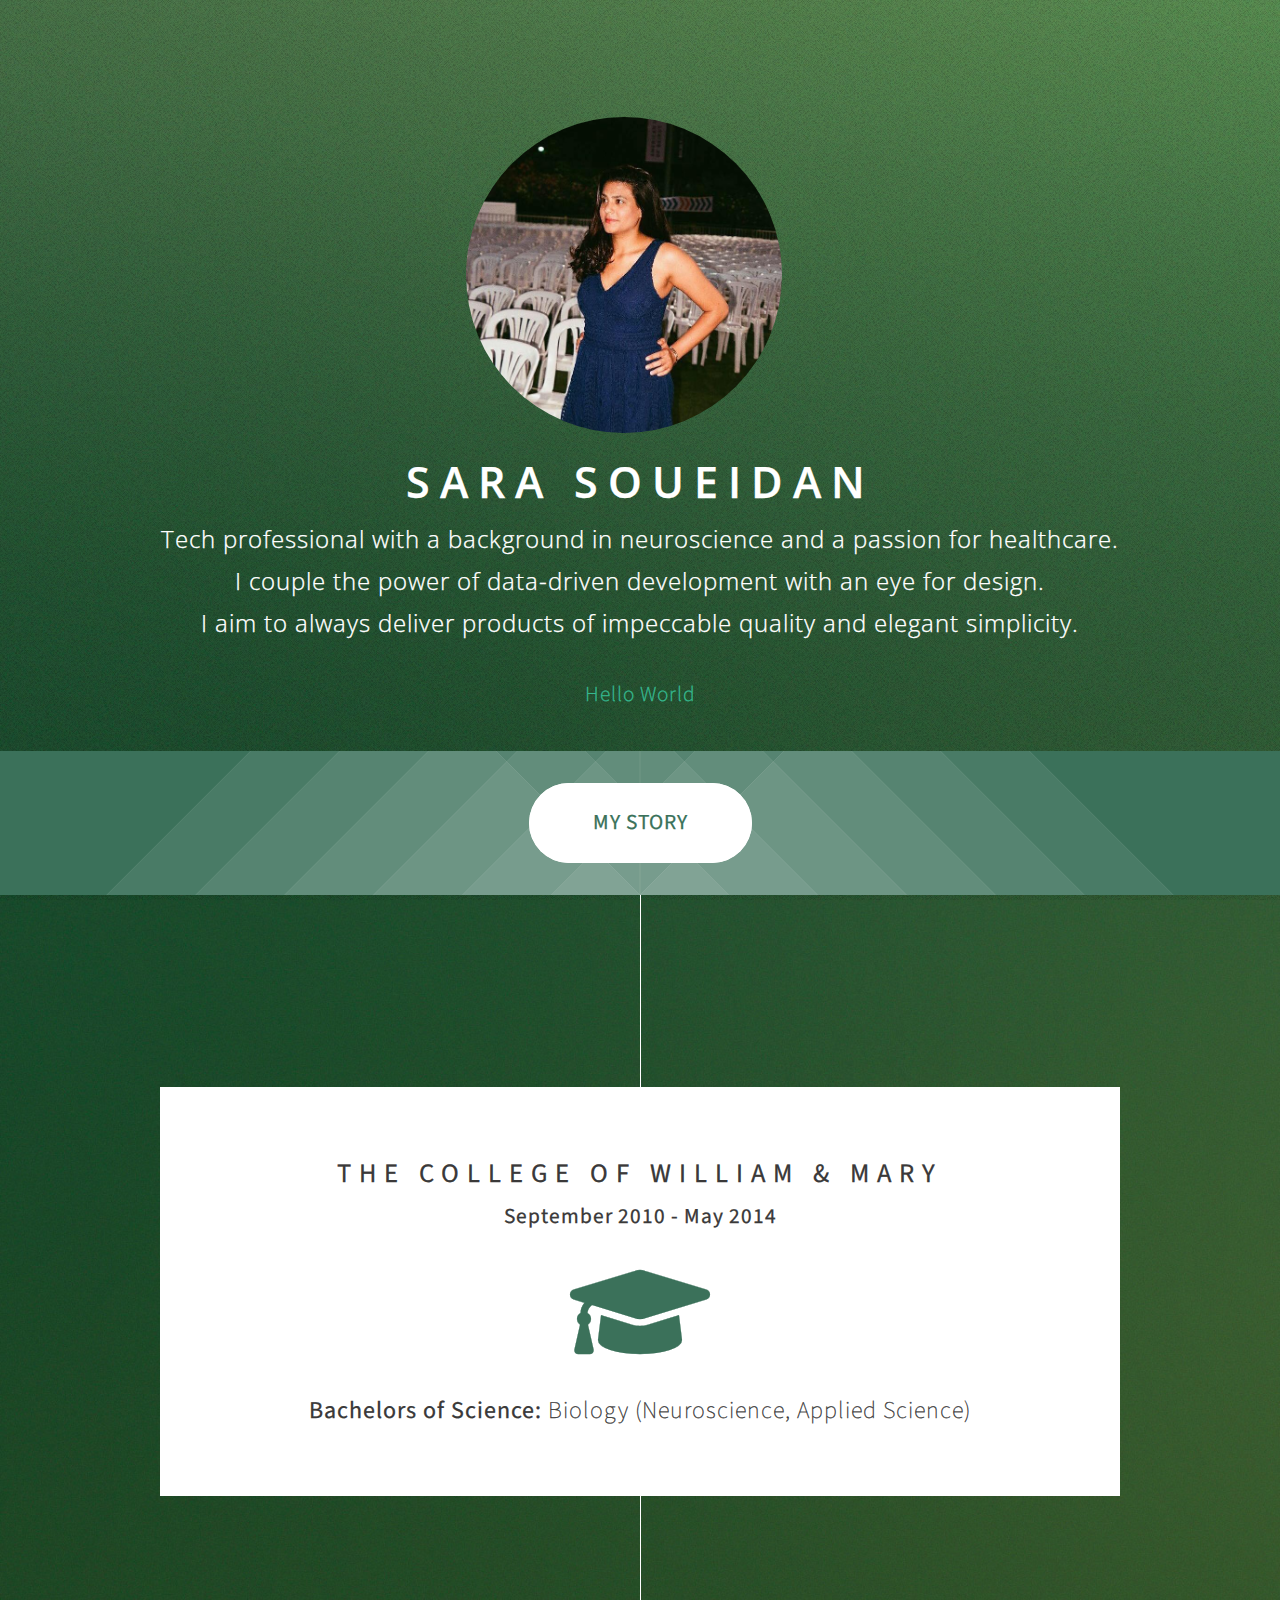
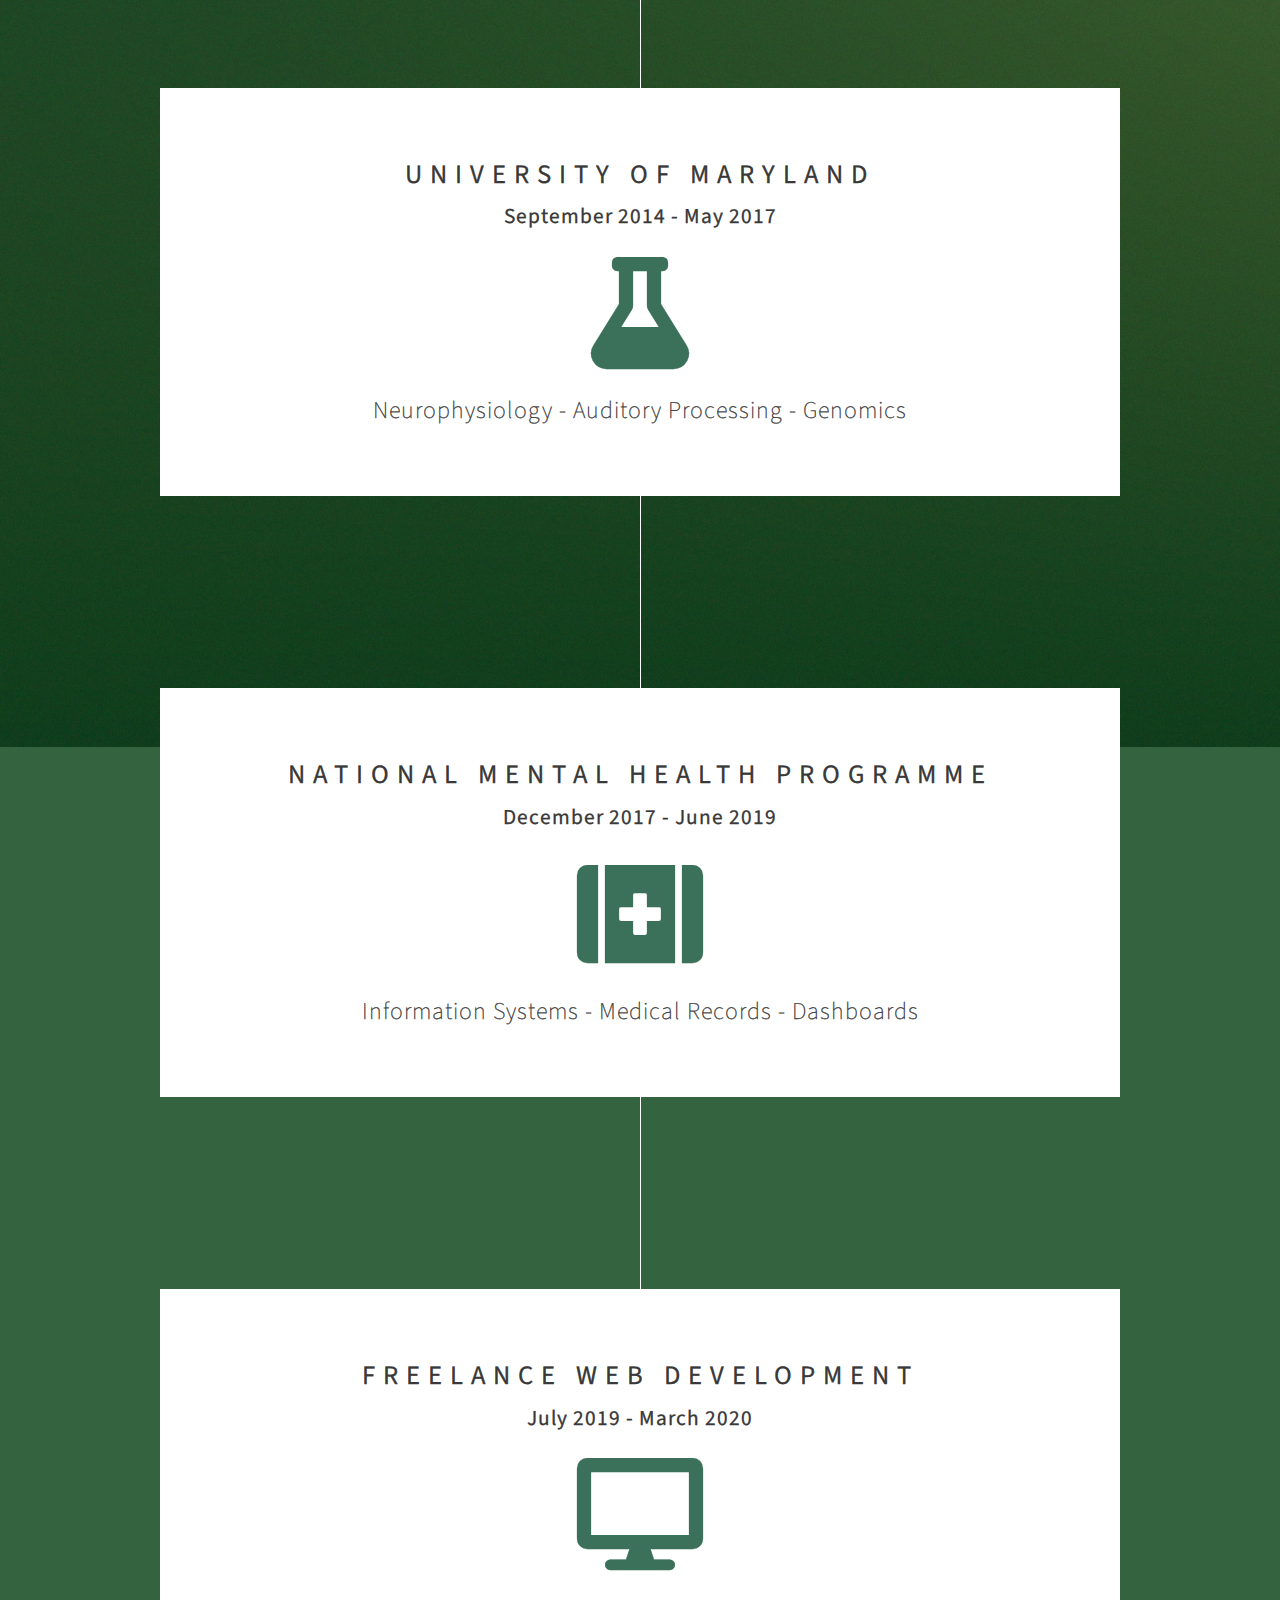
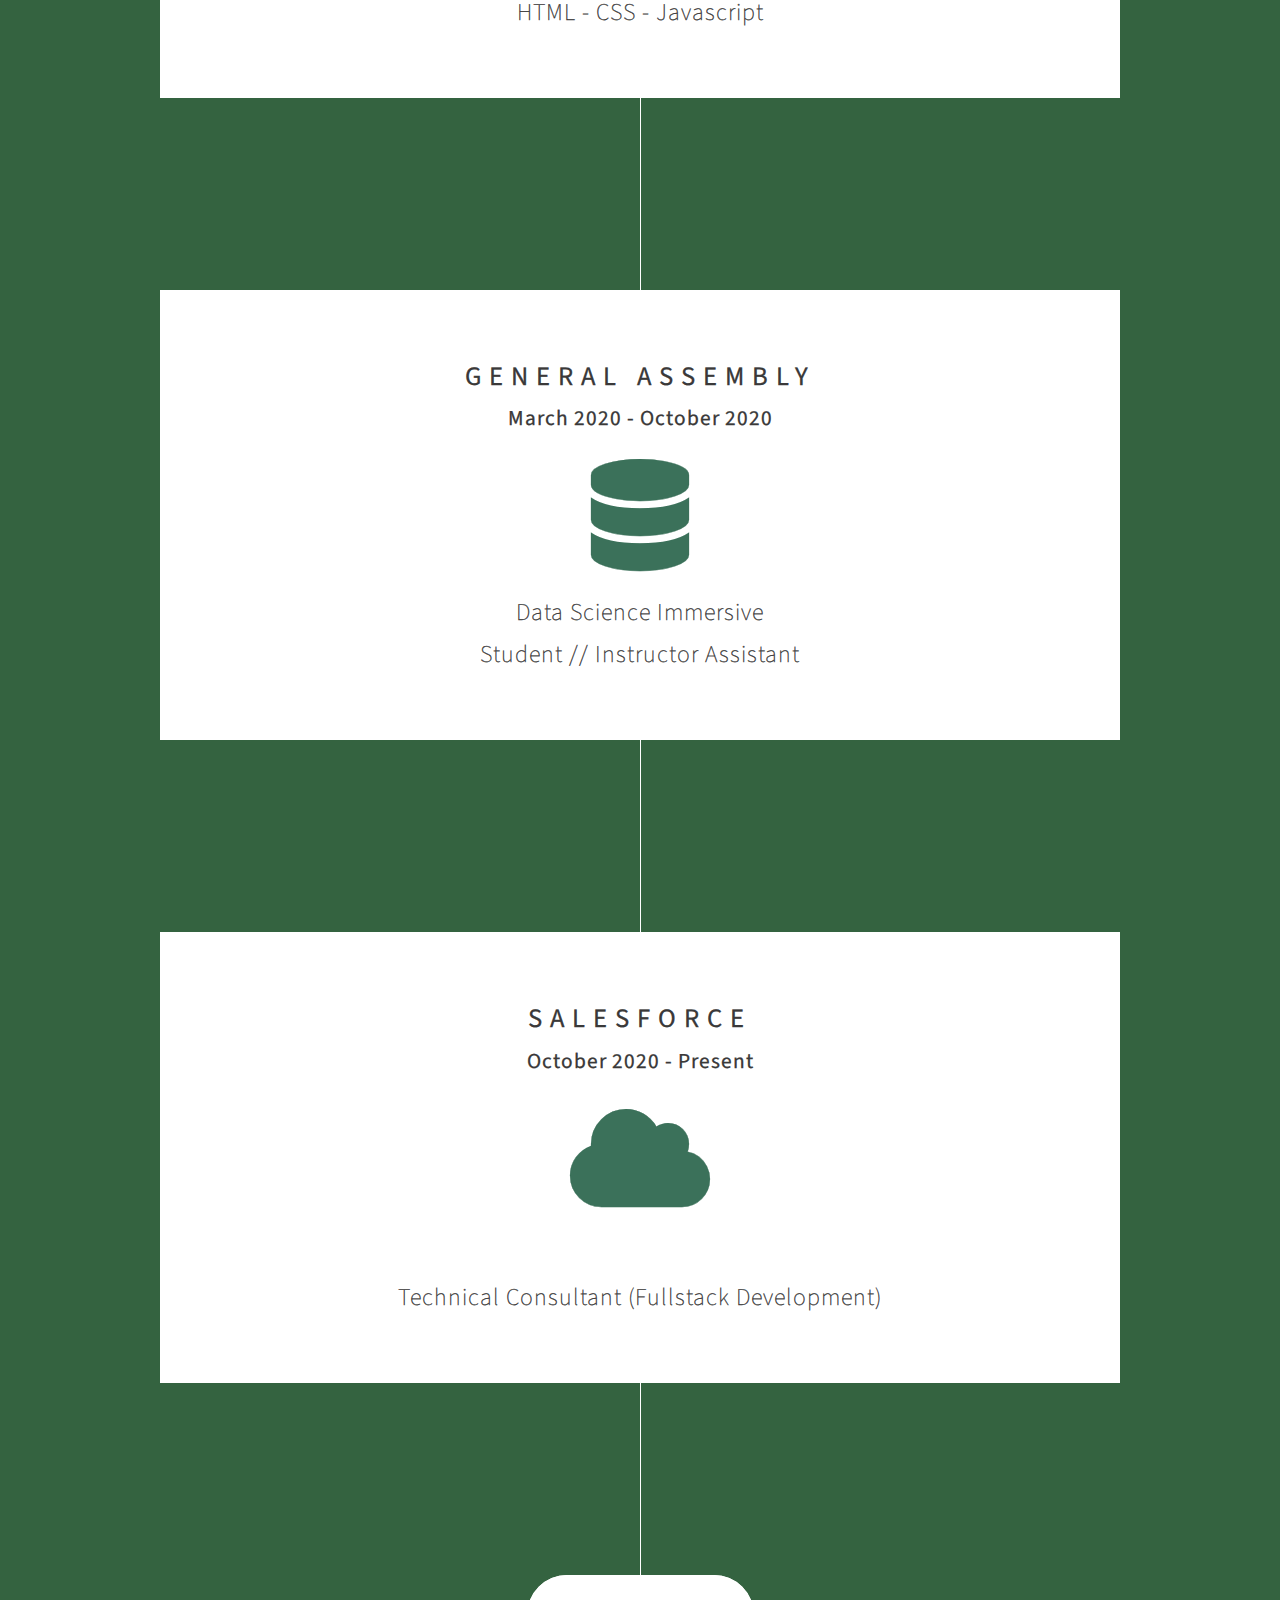
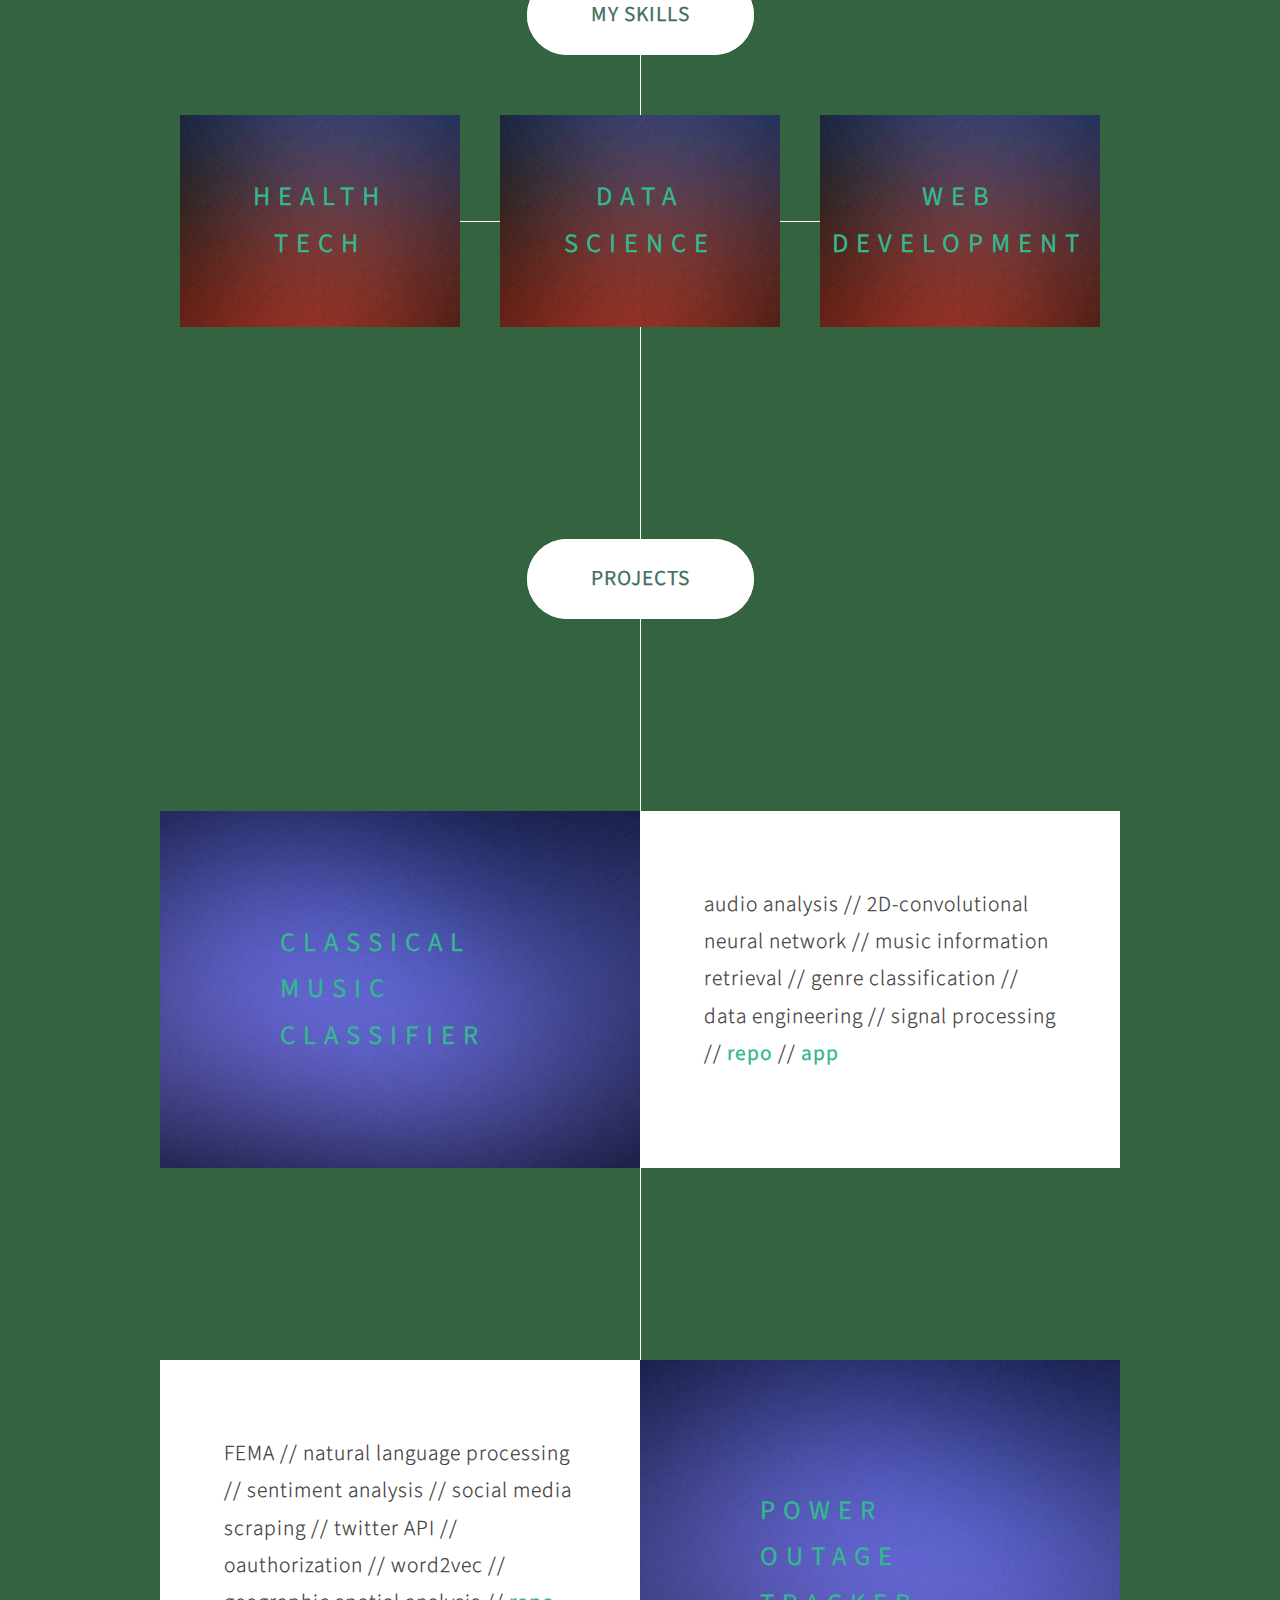
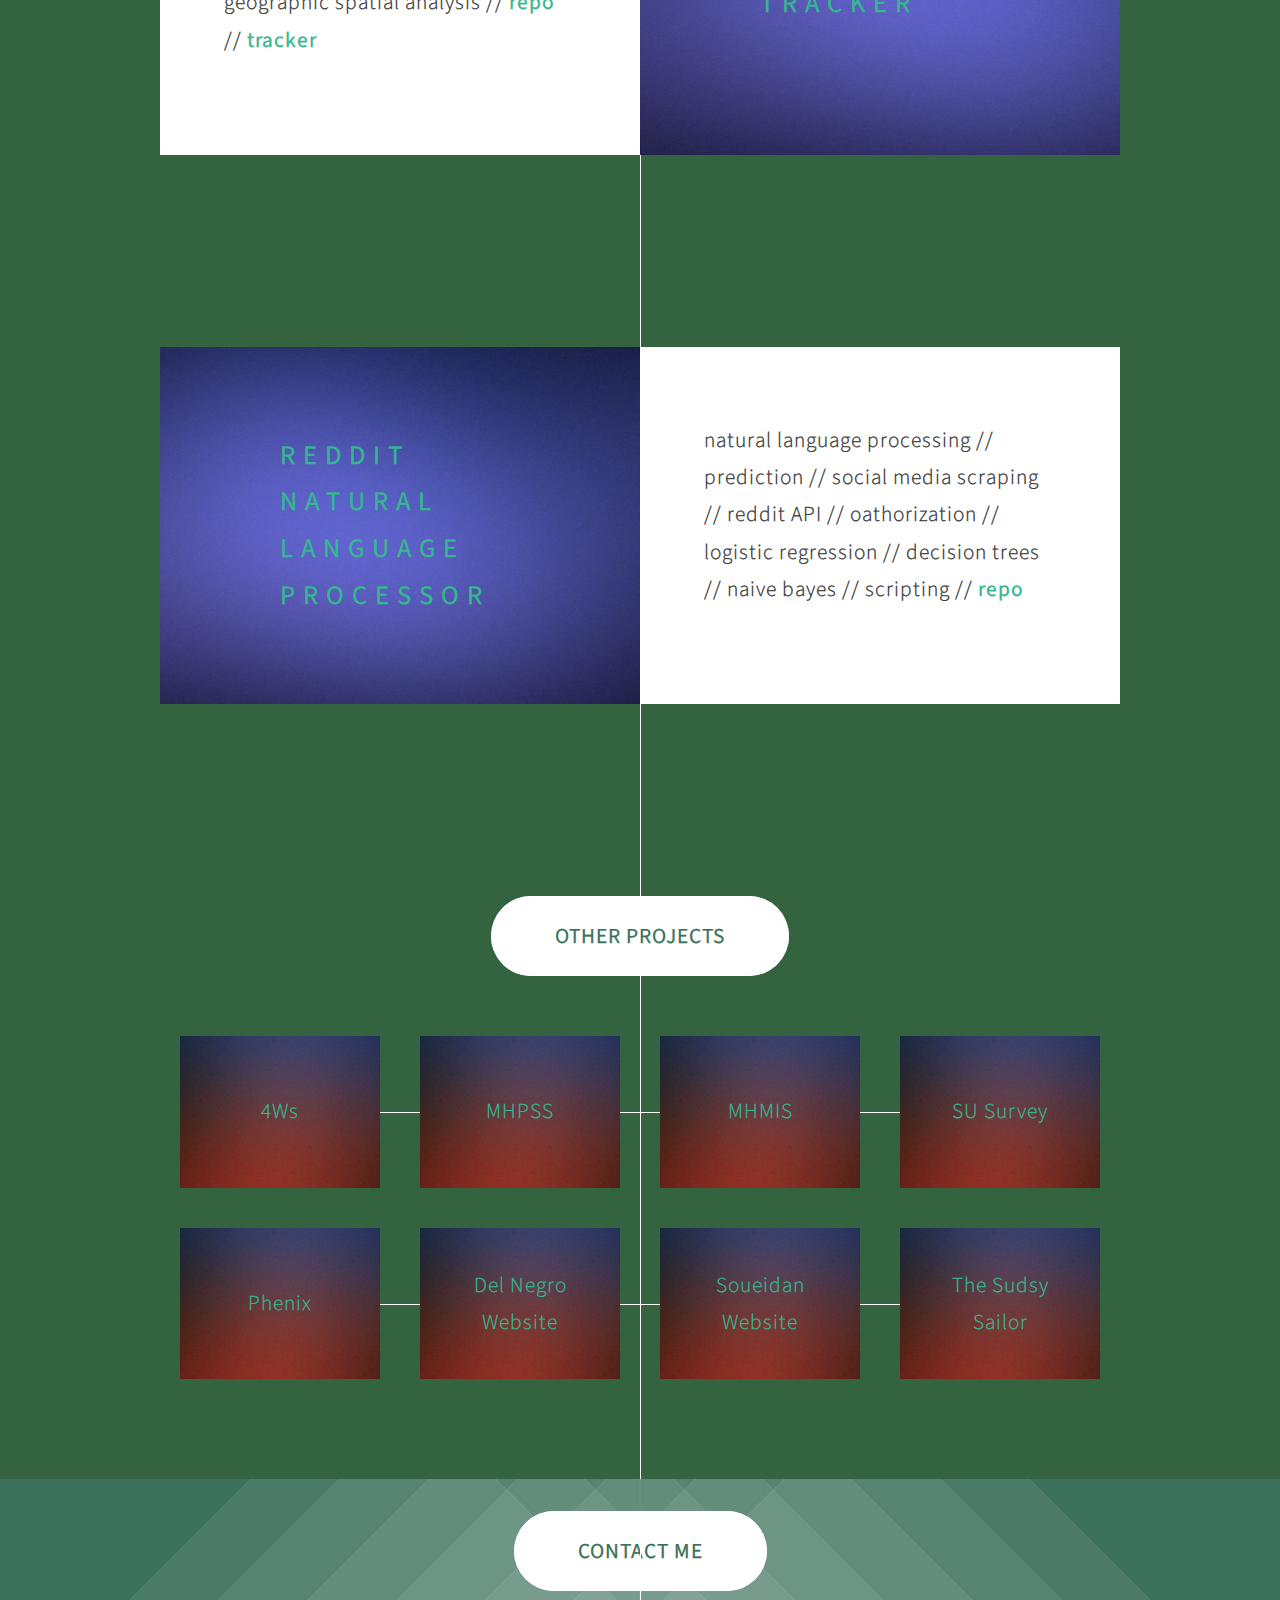
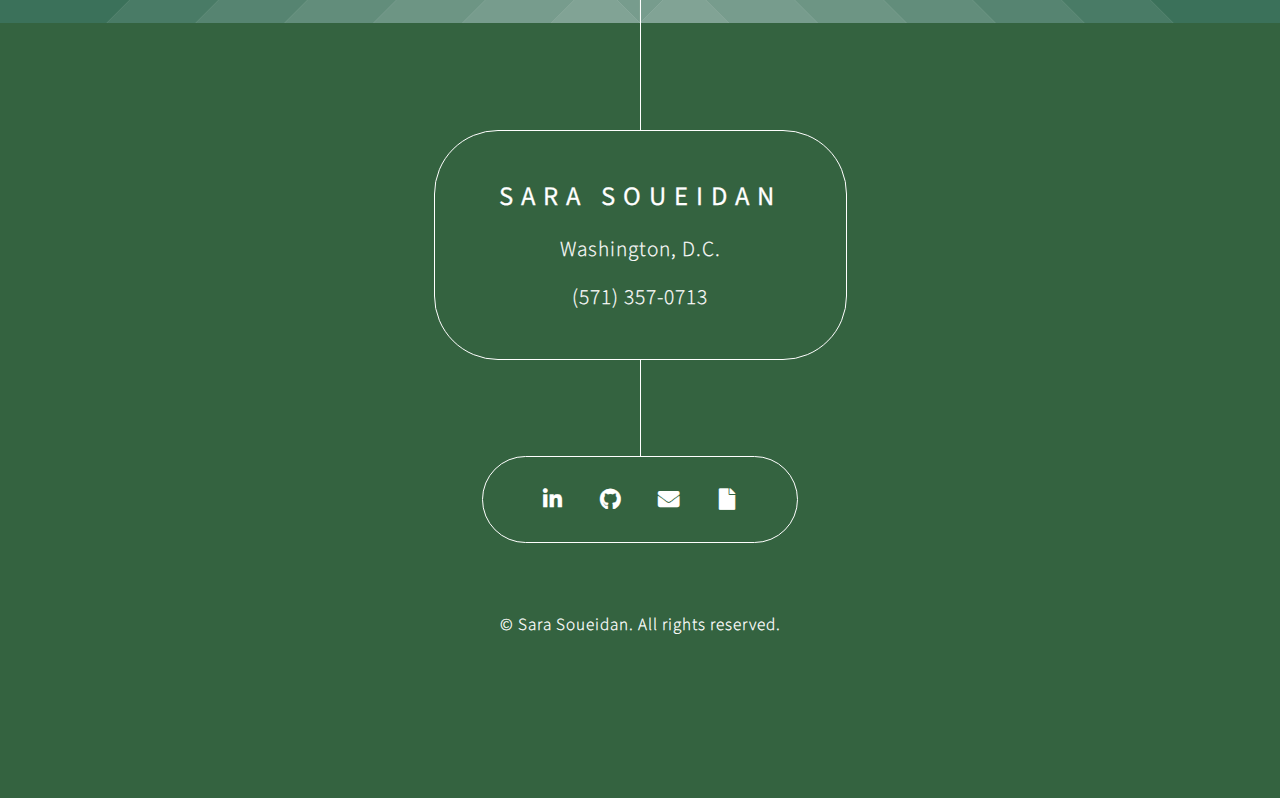
<file: index.html>
<!DOCTYPE HTML>
<!--
	Overflow by HTML5 UP
	html5up.net | @ajlkn
	Free for personal and commercial use under the CCA 3.0 license (html5up.net/license)
-->
<html>

<head>
    <title>Sara Soueidan</title>
    <meta charset="utf-8" />
    <link rel="icon" href="/images/headshot.jpeg">
    <meta name="viewport" content="width=device-width, initial-scale=1, user-scalable=no" />
    <link rel="stylesheet" href="assets/css/main.css" />
    <noscript>
		<link rel="stylesheet" href="assets/css/noscript.css" /></noscript>
</head>

<body class="is-preload">





    <!-- Header -->
    <section id="header">
        <header>
            <div class="circle-shape-example">
                <img src="images/sarapic.jpg" alt="Sara Soueidan's Headshot" class="curve">
                <h1 style="text-align: center;">Sara Soueidan</h1>
                <h6 style="text-align: center">Tech professional with a background in neuroscience and a passion for healthcare.
                    <br>I couple the power of data-driven development with an eye for design.<br> I aim to always deliver products of impeccable quality and elegant simplicity.</h6>
            </div>
            <div><a href="blog.html">Hello World</a></div>
        </header>
    </section>

    <!-- Introduction + Brand -->
    <section id="banner">
        <footer>
            <a href="#first" class="button style2 scrolly">MY STORY</a>
        </footer>
    </section>

    <!-- My Story - William & Mary -->
    <article id="first" class="container box style3">
        <header>
            <h2>The College of William & Mary</h2>
            <h5>September 2010 - May 2014</h5>
            <a href="#second" class="button style2 scrolly-middle">
                <i class="fas fa-graduation-cap"></i></a>
            <h6><strong>Bachelors of Science: </strong>Biology (Neuroscience, Applied Science)</h6>
        </header>
    </article>

    <!-- My Story - UMD -->
    <article id="second" class="container box style3">
        <header>
            <h2>University of Maryland</h2>
            <h5>September 2014 - May 2017</h5>
            <a href="#third" class="button style2 scrolly-middle">
                <i class="fas fa-flask"></i></a>
            <h6>Neurophysiology - Auditory Processing - Genomics</h6>
        </header>
    </article>

    <!-- My Story - NMHP -->
    <article id="third" class="container box style3">
        <header>
            <h2>National Mental Health Programme</h2>
            <h5>December 2017 - June 2019</h5>
            <a href="#fourth" class="button style2 scrolly-middle">
                <i class="fas fa-first-aid"></i></a>
            <h6>Information Systems - Medical Records - Dashboards</h6>
        </header>
    </article>

    <!-- My Story - Freelance -->
    <article id="fourth" class="container box style3">
        <header>
            <h2>Freelance Web Development</h2>
            <h5>July 2019 - March 2020</h5>
            <a href="#fifth" class="button style2 scrolly-middle">
                <i class="fas fa-desktop"></i></a>
            <h6>HTML - CSS - Javascript</h6>
        </header>
    </article>

    <!-- My Story - General Assembly -->
    <article id="fifth" class="container box style3">
        <header>
            <h2>General Assembly</h2>
            <h5>March 2020 - October 2020</h5>
            <a href="#skills" class="button style2 scrolly-middle">
                <i class="fas fa-database"></i></a>
            <h6>Data Science Immersive <br> Student // Instructor Assistant</h6>
        </header>
    </article>

    <!-- My Story - General Assembly -->
    <article id="sixth" class="container box style3">
        <header>
            <h2>Salesforce</h2>
            <h5>October 2020 - Present</h5>
            <a href="#skills" class="button style2 scrolly-middle">
                <i class="fas fa-cloud"></i></a>
            <h6> <br>Technical Consultant (Fullstack Development)</h6>
        </header>
    </article>

    <!-- Skills -->
    <article id="skills" class="container box style2">
        <a href="#skills" class="button style2 scrolly-middle">MY SKILLS</a>
        <div class="inner gallery">
            <div class="row gtr-0">
                <!-- HC -->
                <div class="col-4 col-12-mobile">
                    <a href="ht.html" data-poptrox="iframe" class="image fit">
                        <img src="images/thumbs/01.jpg" title="Healthcare" />
                        <h2 class="text-centered">Health Tech</h2>
                    </a>
                </div>
                <!-- DS -->
                <div class="col-4 col-12-mobile">
                    <a href="ds.html" data-poptrox="iframe" class="image fit">
                        <img src="images/thumbs/01.jpg" title="Data Science" />
                        <h2 class="text-centered">Data Science</h2>
                    </a>
                </div>
                <!-- WD -->
                <div class="col-4 col-12-mobile">
                    <a href="wd.html" data-poptrox="iframe" class="image fit">
                        <img src="images/thumbs/01.jpg" title="Web Development" />
                        <h2 class="text-centered">Web Development</h2>
                    </a>
                </div>
            </div>
        </div>
    </article>

    <!-- Projects Button -->
    <article class="container box style5">
        <a href="#project1" class="button style2 scrolly-middle">PROJECTS</a>
    </article>

    <!-- Project - Classical Music -->
    <article id="project1" class="container box style1 right">
        <a href="pdfs/capstone.pdf" class="image fit">
            <img src="images/pic02.jpg" alt="">
            <h2 class="text-centered">Classical Music Classifier</h2>
        </a>
        <div class="inner">
            <header>
                <p>audio analysis // 2D-convolutional neural network // music information retrieval // genre classification // data engineering // signal processing //
                    <a href="https://drive.google.com/drive/folders/1yOw9uPW3y4yJKfuDMu56i38kY8mUuUWd?usp=sharing"><strong>repo</strong></a> //
                    <a href="http://localhost:8501/"><strong>app</strong></a>
                </p>
            </header>
        </div>
    </article>

    <!-- Project - Power Outage Tracker -->
    <article id="project2" class="container box style1 left">
        <a href="pdfs/twitter.pdf" class="image fit">
            <img src="images/pic02.jpg" alt="">
            <h2 class="text-centered">Power Outage Tracker</h2>
        </a>
        <div class="inner">
            <header>
                <p>FEMA // natural language processing // sentiment analysis // social media scraping // twitter API // oauthorization // word2vec // geographic spatial analysis //
                    <a href="https://github.com/saraso2014/identifying-utility-outages/blob/master/README.md"><strong>repo</strong></a> //
                    <a href="https://public.tableau.com/profile/eric.schultz3116#!/vizhome/GA_DSI_DC_PowerOutages_20200513/Dashboard"><strong>tracker</strong></a>
            </header>
        </div>
    </article>

    <!-- Project - Reddit NLP -->
    <article id="projects3" class="container box style1 right">
        <a href="pdfs/reddit.pdf" class="image fit">
            <img src="images/pic02.jpg" alt="">
            <h2 class="text-centered">Reddit Natural Language Processor</h2>
        </a>
        <div class="inner">
            <header>
                <p>natural language processing // prediction // social media scraping // reddit API // oathorization // logistic regression // decision trees // naive bayes // scripting //
                    <a href="https://github.com/saraso2014/nlp-reddit"><strong>repo</strong></a>
            </header>
        </div>
    </article>

    <!-- Other Projects -->
    <article id="other" class="container box style2">
        <a href="#skills" class="button style2 scrolly-middle">OTHER PROJECTS</a>
        <div class="inner gallery" style="padding-bottom:5rem;">
            <div class="row gtr-0">
                <div class="col-3 col-12-mobile">
                    <a href="/screenshots/4ws.png" class="image fit">
                        <img src="images/thumbs/01.jpg">
                        <p class="text-centered">4Ws</p>
                    </a>
                </div>
                <div class="col-3 col-12-mobile">
                    <a href="#" class="image fit">
                        <img src="images/thumbs/01.jpg" />
                        <p class="text-centered">MHPSS</p>
                    </a>
                </div>
                <div class="col-3 col-12-mobile">
                    <a href="#" class="image fit">
                        <img src="images/thumbs/01.jpg" />
                        <p class="text-centered">MHMIS</p>
                    </a>
                </div>
                <div class="col-3 col-12-mobile">
                    <a href="#" class="image fit">
                        <img src="images/thumbs/01.jpg" />
                        <p class="text-centered">SU Survey</p>
                    </a>
                </div>
            </div>
            <div class="row gtr-0">
                <div class="col-3 col-12-mobile">
                    <a href="#" class="image fit">
                        <img src="images/thumbs/01.jpg">
                        <p class="text-centered">Phenix</p>
                    </a>
                </div>
                <div class="col-3 col-12-mobile">
                    <a href="#" class="image fit">
                        <img src="images/thumbs/01.jpg" />
                        <p class="text-centered">Del Negro Website</p>
                    </a>
                </div>
                <div class="col-3 col-12-mobile">
                    <a href="#" class="image fit">
                        <img src="images/thumbs/01.jpg">
                        <p class="text-centered">Soueidan Website</p>
                    </a>
                </div>
                <div class="col-3 col-12-mobile">
                    <a href="#" class="image fit">
                        <img src="images/thumbs/01.jpg" />
                        <p class="text-centered">The Sudsy Sailor</p>
                    </a>
                </div>
            </div>
        </div>
    </article>

    <!-- Call to Action -->
    <section id="banner">
        <footer>
            <a class="button style2 scrolly">CONTACT ME</a>
        </footer>
    </section>

    <!-- Contact Information -->

    <article class="container box style2" style="margin-top:5em;">
        <header style="border-radius:3em;">
            <h2>
                Sara Soueidan
            </h2>
            <p>Washington, D.C.</p>
            <p>(571) 357-0713</p>
        </header>
    </article>

    <section id="footer">
        <ul class="icons">
            <li><a href="https://www.linkedin.com/in/sara-soueidan/" class="icon brands fa-linkedin-in"><span
						class="label">LinkedIn</span></a></li>
            <li><a href="https://github.com/saraso2014" class="icon brands fa-github"><span
						class="label">Github</span></a></li>
            <li><a href="https://mail.google.com/mail/?view=cm&fs=1&tf=1&to=saraesoueidan@email.com" class="fas fa-envelope"><span class="label"></span></a></li>
            <li><a href="soueidan-resume-2020.pdf" class="fas fa-file"><span class="label"></span></a></li>
        </ul>
        <div class="copyright">
            <ul class="menu">
                <li>&copy; Sara Soueidan. All rights reserved.</li>
            </ul>
        </div>
    </section>

    <!-- Scripts -->
    <script src="assets/js/jquery.min.js"></script>
    <script src="assets/js/jquery.scrolly.min.js"></script>
    <script src="assets/js/jquery.poptrox.min.js"></script>

    <script src="assets/js/browser.min.js"></script>
    <script src="assets/js/breakpoints.min.js"></script>
    <script src="assets/js/util.js"></script>
    <script src="assets/js/main.js"></script>

</body>

</html>
</file>
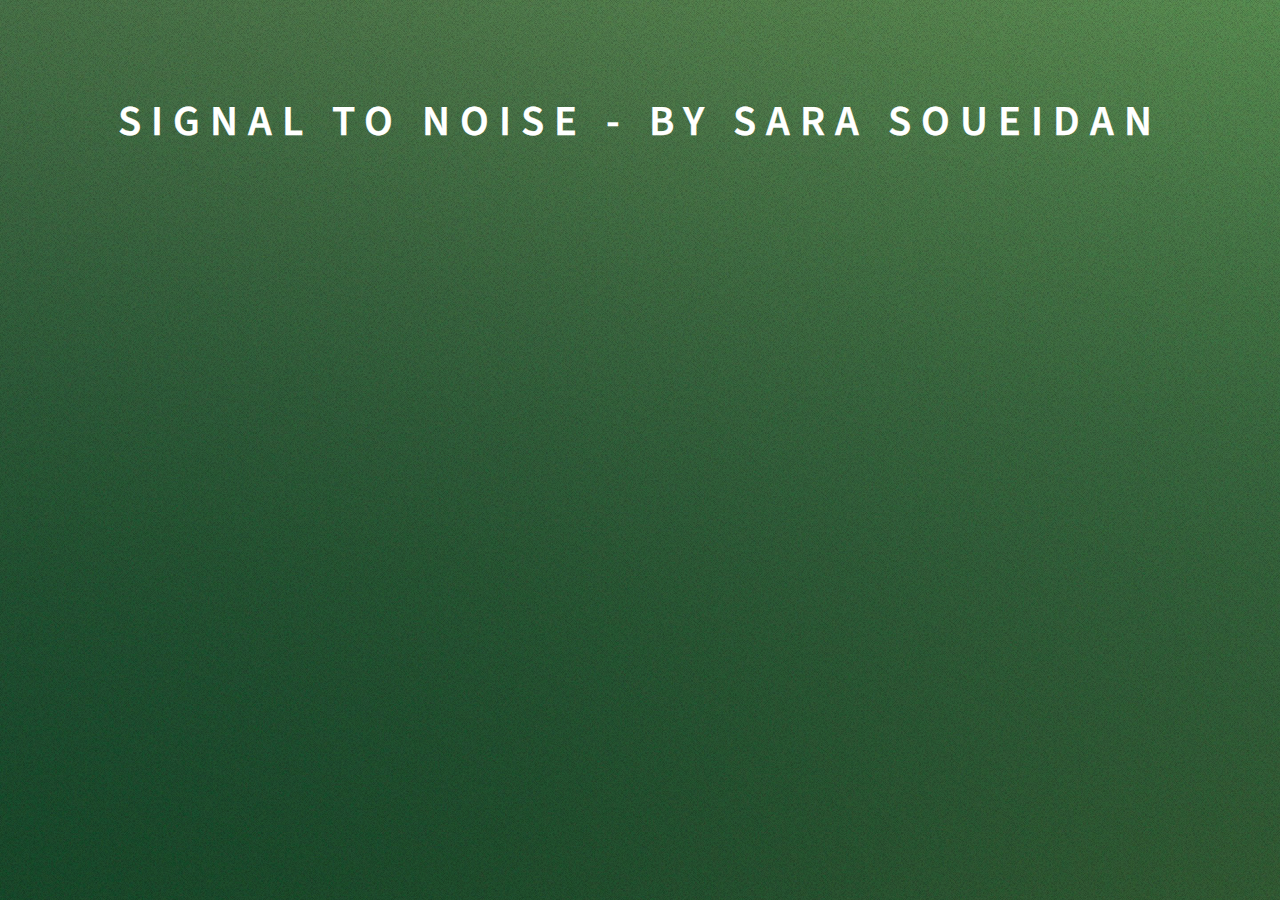
<file: blog.html>
<!DOCTYPE HTML>
<!--
	Overflow by HTML5 UP
	html5up.net | @ajlkn
	Free for personal and commercial use under the CCA 3.0 license (html5up.net/license)
-->
<html>

<head>
    <title>Signal to Noise - by Sara Soueidan</title>
    <meta charset="utf-8" />
    <link rel="icon" href="/images/headshot.jpeg">
    <meta name="viewport" content="width=device-width, initial-scale=1, user-scalable=no" />
    <link rel="stylesheet" href="assets/css/main.css" />
    <noscript>
		<link rel="stylesheet" href="assets/css/noscript.css" /></noscript>
</head>

<body class="is-preload">





    <!-- Header -->
    <section id="header">
        <header>
            <h1 style="text-align: center;">Signal to Noise - by Sara Soueidan</h1>

        </header>
    </section>



    <!-- Contact Information -->


    <!-- Scripts -->
    <script src="assets/js/jquery.min.js"></script>
    <script src="assets/js/jquery.scrolly.min.js"></script>
    <script src="assets/js/jquery.poptrox.min.js"></script>

    <script src="assets/js/browser.min.js"></script>
    <script src="assets/js/breakpoints.min.js"></script>
    <script src="assets/js/util.js"></script>
    <script src="assets/js/main.js"></script>

</body>

</html>
</file>
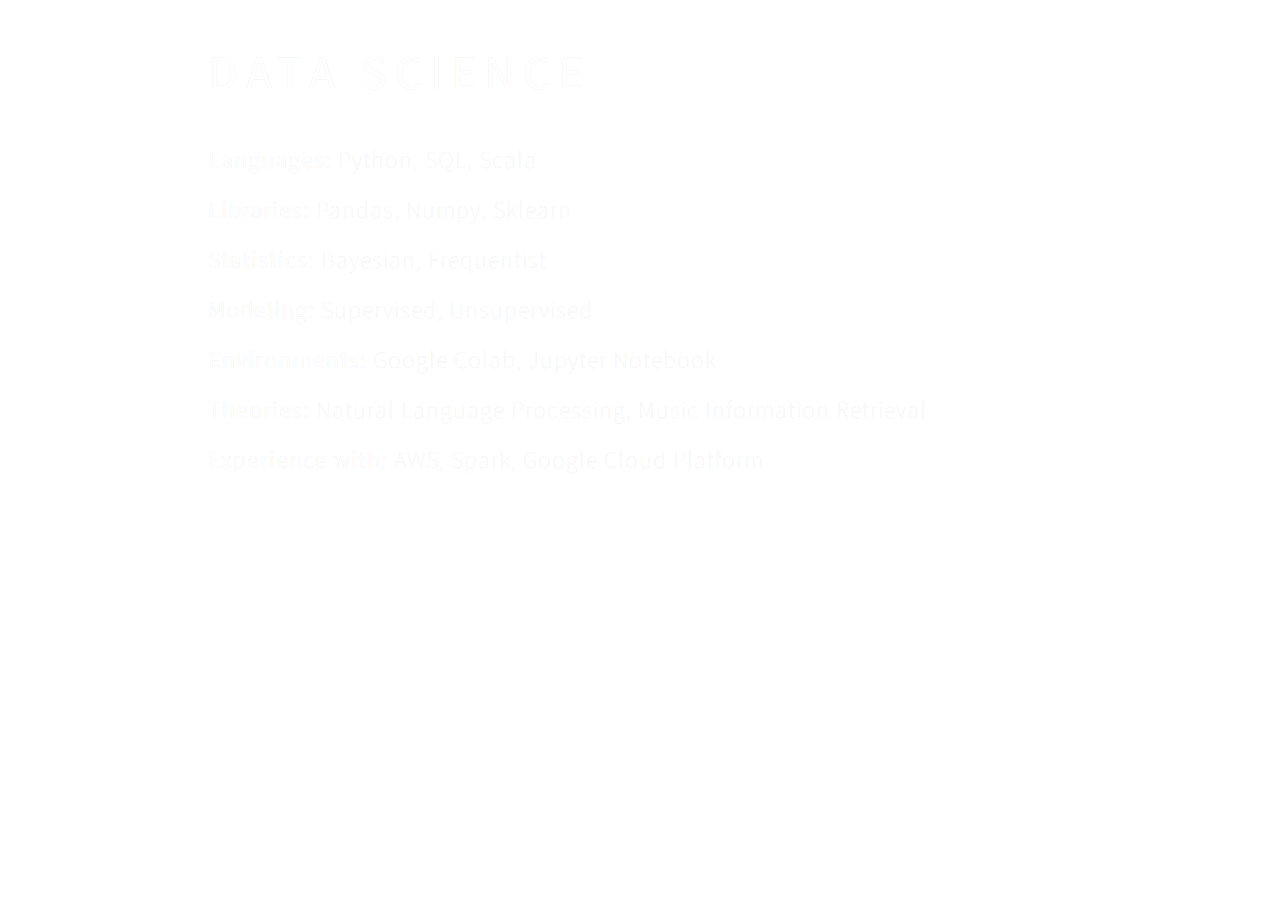
<file: ds.html>
<!DOCTYPE HTML>

<html>
    <head>
        <title>Overflow by HTML5 UP</title>
		<meta charset="utf-8" />
		<meta name="viewport" content="width=device-width, initial-scale=1, user-scalable=no" />
		<link rel="stylesheet" href="assets/css/popup.css" />
		<noscript><link rel="stylesheet" href="assets/css/noscript.css" /></noscript>
    </head>
    <body class="is-preload">   
    <article class="container box style4">
        <header>
            <h2 class="popup-header">Data Science</h2>
            <h6><strong>Languages:</strong> Python, SQL, Scala</h6>
            <h6><strong>Libraries:</strong> Pandas, Numpy, Sklearn</h6>
            <h6><strong>Statistics:</strong> Bayesian, Frequentist</h6>
            <h6><strong>Modeling:</strong> Supervised, Unsupervised</h6>
            <h6><strong>Environments:</strong> Google Colab, Jupyter Notebook</h6>
            <h6><strong>Theories:</strong> Natural Language Processing, Music Information Retrieval</h6>
            <h6><strong>Experience with:</strong> AWS, Spark, Google Cloud Platform</h6>
        </header>
	</article>
    </body>
</html>
</file>
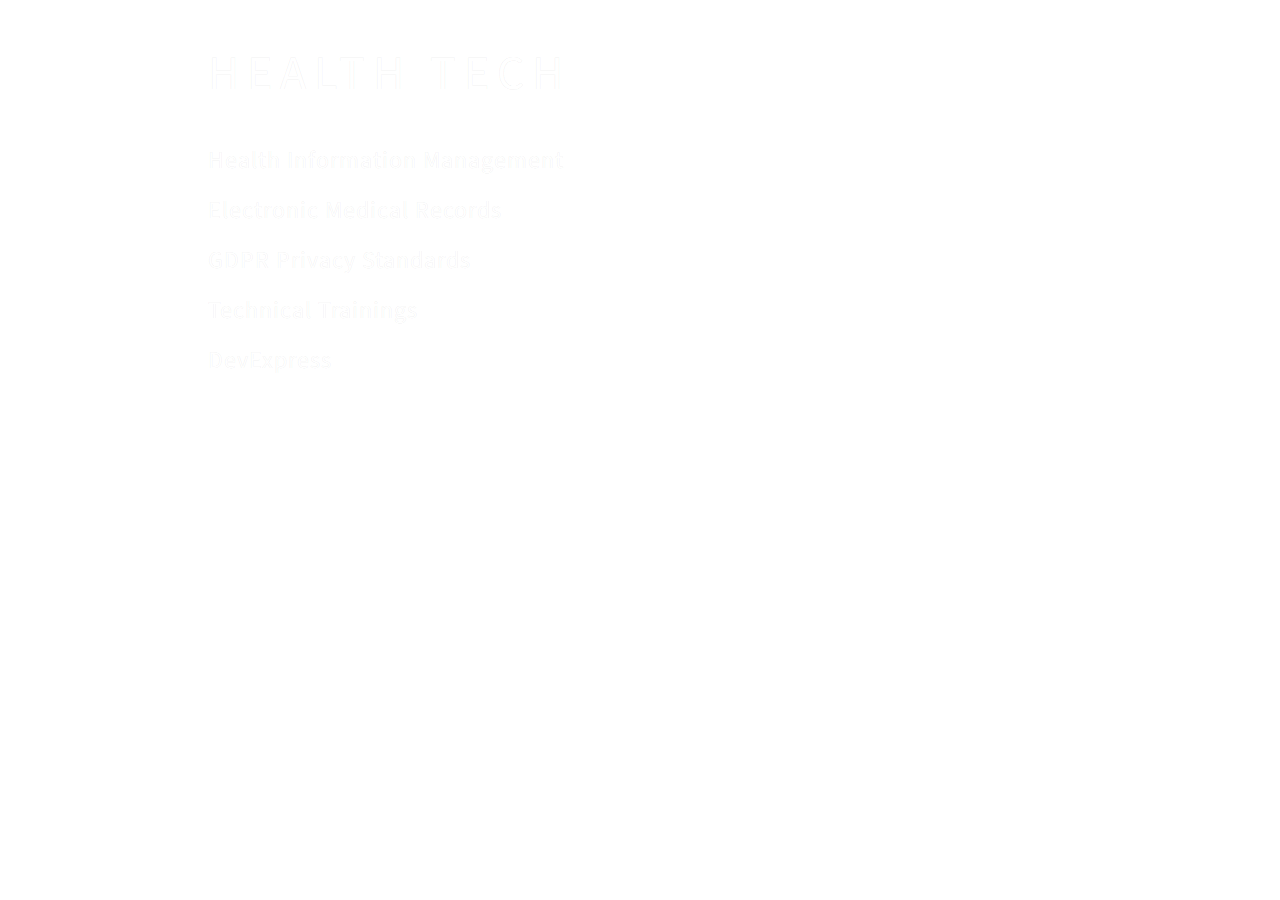
<file: ht.html>
<!DOCTYPE HTML>

<html>
    <head>
        <title>Overflow by HTML5 UP</title>
		<meta charset="utf-8" />
		<meta name="viewport" content="width=device-width, initial-scale=1, user-scalable=no" />
		<link rel="stylesheet" href="assets/css/popup.css" />
		<noscript><link rel="stylesheet" href="assets/css/noscript.css" /></noscript>
    </head>
    <body class="is-preload">   
    <article class="container box style4">
        <header>
            <h2 class="popup-header">Health Tech</h2>
            <h6><strong>Health Information Management</strong></h6>
            <h6><strong>Electronic Medical Records</strong></h6>
            <h6><strong>GDPR Privacy Standards</strong></h6>
            <h6><strong>Technical Trainings</strong></h6>            
            <h6><strong>DevExpress</strong></h6>
        </header>
	</article>
    </body>
</html>
</file>
<file: assets/css/noscript.css>
/*
	Overflow by HTML5 UP
	html5up.net | @ajlkn
	Free for personal and commercial use under the CCA 3.0 license (html5up.net/license)
*/

/* Header */

	body.is-preload #header {
		opacity: 1;
	}

		body.is-preload #header footer {
			-moz-transform: none;
			-webkit-transform: none;
			-ms-transform: none;
			transform: none;
			opacity: 1;
		}
</file>
<file: assets/css/main.css>
@import url("https://fonts.googleapis.com/css?family=Source+Sans+Pro:300,300italic,400,600");
@import url("fontawesome-all.min.css");

/*
	Overflow by HTML5 UP
	html5up.net | @ajlkn
	Free for personal and commercial use under the CCA 3.0 license (html5up.net/license)
*/

@import url(https://fonts.googleapis.com/css?family=Open+Sans);
.circle-shape-example { 
  font-family: Open Sans, sans-serif;
  margin:2rem; 
}
.circle-shape-example p { 
  line-height: 1.8em; 
}
.circle-shape-example .curve { 
  width: 33%; height: bottom;
  min-width: 150px;
  margin-right:2rem; 
  border-radius: 50%;
  -webkit-shape-outside:circle();
  shape-outside:circle();
}

html, body, div, span, applet, object,
iframe, h1, h2, h3, h4, h5, h6, p, blockquote,
pre, a, abbr, acronym, address, big, cite,
code, del, dfn, em, img, ins, kbd, q, s, samp,
small, strike, strong, sub, sup, tt, var, b,
u, i, center, dl, dt, dd, ol, ul, li, fieldset,
form, label, legend, table, caption, tbody,
tfoot, thead, tr, th, td, article, aside,
canvas, details, embed, figure, figcaption,
footer, header, hgroup, menu, nav, output, ruby,
section, summary, time, mark, audio, video {
	margin: 0;
	padding: 0;
	border: 0;
	font-size: 100%;
	font: inherit;
	vertical-align: baseline;}

article, aside, details, figcaption, figure,
footer, header, hgroup, menu, nav, section {
	display: block;}

body {
	line-height: 1;
}

ol, ul {
	list-style: none;
}

blockquote, q {
	quotes: none;
}

	blockquote:before, blockquote:after, q:before, q:after {
		content: '';
		content: none;
	}

table {
	border-collapse: collapse;
	border-spacing: 0;
}

body {
	-webkit-text-size-adjust: none;
}

mark {
	background-color: transparent;
	color: inherit;
}

input::-moz-focus-inner {
	border: 0;
	padding: 0;
}

input, select, textarea {
	-moz-appearance: none;
	-webkit-appearance: none;
	-ms-appearance: none;
	appearance: none;
}

/* Font Awesome CDN */


/* Basic */

	html {
		box-sizing: border-box;
	}

	*, *:before, *:after {
		box-sizing: inherit;
	}

	body {
		background-color: rgb(52,99,64);
		background-image: url("images/overlay.png"), url("../../images/bg.jpg");
		background-repeat: repeat, no-repeat;
		background-size: auto, cover;
		background-position: top left, center 0;
		background-attachment: fixed, fixed;
		font-family: 'Source Sans Pro', sans-serif;
		font-size: 18pt;
		line-height: 1.75em;
		font-weight: 300;
		letter-spacing: 1px;
		color: #3a3939;
		text-shadow: 0 0 0.5px rgba(58, 57, 57, 0.25);
		-webkit-text-stroke: 0.25px;
	}

		body.is-scroll {
			background-attachment: scroll, scroll;
			background-size: auto, 100% auto;
		}

		body.is-preload *, body.is-preload *:before, body.is-preload *:after {
			-moz-animation: none !important;
			-webkit-animation: none !important;
			-ms-animation: none !important;
			animation: none !important;
			-moz-transition: none !important;
			-webkit-transition: none !important;
			-ms-transition: none !important;
			transition: none !important;
		}

	input, textarea, select {
		font-family: 'Source Sans Pro', sans-serif;
		font-size: 18pt;
		line-height: 1.75em;
		font-weight: 300;
		letter-spacing: 1px;
		color: #3a3939;
		text-shadow: 0 0 0.5px rgba(58, 57, 57, 0.25);
		-webkit-text-stroke: 0.25px;
	}

	h1, h2, h3 {
		font-weight: 400;
		text-transform: uppercase;
		line-height: 1.75em;
	}

	h4, h5, h6 {
		font-weight: 400;
		line-height: 1.75em;
	}

	h4 {
		font-size: 1.25em;
	}

	h6 {
		font-weight: 100;
		font-size: 1.5rem;

	}

	h1 a, h2 a, h3 a, h4 a, h5 a, h6 a {
		color: inherit;
		text-decoration: none;
	}

	h2 {
		font-size: 1.25em;
		letter-spacing: 8px;
	}

	h3 {
		font-size: 1.5em;
		letter-spacing: 2px;
	}

	i {
		font-size: 7rem;
		margin: 0rem 0 5rem 0 ;
	}

	strong, b {
		font-weight: 400;
	}

	em, i {
		font-style: italic;
	}

	a {
		-moz-transition: border-color 0.35s ease-in-out, color 0.35s ease-in-out;
		-webkit-transition: border-color 0.35s ease-in-out, color 0.35s ease-in-out;
		-ms-transition: border-color 0.35s ease-in-out, color 0.35s ease-in-out;
		transition: border-color 0.35s ease-in-out, color 0.35s ease-in-out;
		color: #35b88f;
		text-shadow: 0 0 0.5px rgba(53, 184, 143, 0.25);
		text-decoration: none;
	}

		a:hover {
			border-bottom-color: rgba(53, 184, 143, 0);
		}

	sub {
		position: relative;
		top: 0.5em;
		font-size: 0.8em;
	}

	sup {
		position: relative;
		top: -0.5em;
		font-size: 0.8em;
	}

	hr {
		border: 0;
		border-top: solid 1px #dad9d9;
		margin: 2em 0 2em 0;
	}

	blockquote {
		border-left: solid 0.5em #eae9e9;
		padding: 1em 0 1em 2em;
		font-style: italic;
	}

	p, ul, ol, dl, table {
		margin-bottom: 1em;
	}

	header {
		margin-bottom: 1em;
	}

		header p {
			display: block;
			margin: 0.5em 0 0 0;
			padding: 0 0 1.5em 0;
		}

	footer {
		margin-top: 0em;
	}

	br.clear {
		clear: both;
	}

/* Container */

	.container {
		margin: 0 auto;
		max-width: 100%;
		width: 1140px;
	}

		@media screen and (max-width: 1680px) {

			.container {
				width: 960px;
			}

		}

		@media screen and (max-width: 1080px) {

			.container {
				width: 95%;
			}

		}

/* Row */

	.row {
		display: flex;
		flex-wrap: wrap;
		box-sizing: border-box;
		align-items: stretch;
	}

		.row > * {
			box-sizing: border-box;
		}

		.row.gtr-uniform > * > :last-child {
			margin-bottom: 0;
		}

		.row.aln-left {
			justify-content: flex-start;
		}

		.row.aln-center {
			justify-content: center;
		}

		.row.aln-right {
			justify-content: flex-end;
		}

		.row.aln-top {
			align-items: flex-start;
		}

		.row.aln-middle {
			align-items: center;
		}

		.row.aln-bottom {
			align-items: flex-end;
		}

		.row > .imp {
			order: -1;
		}

		.row > .col-1 {
			width: 8.33333%;
		}

		.row > .off-1 {
			margin-left: 8.33333%;
		}

		.row > .col-2 {
			width: 16.66667%;
		}

		.row > .off-2 {
			margin-left: 16.66667%;
		}

		.row > .col-3 {
			width: 25%;
		}

		.row > .off-3 {
			margin-left: 25%;
		}

		.row > .col-4 {
			width: 33.33333%;
		}

		.row > .off-4 {
			margin-left: 33.33333%;
		}

		.row > .col-5 {
			width: 41.66667%;
		}

		.row > .off-5 {
			margin-left: 41.66667%;
		}

		.row > .col-6 {
			width: 50%;
		}

		.row > .off-6 {
			margin-left: 50%;
		}

		.row > .col-7 {
			width: 58.33333%;
		}

		.row > .off-7 {
			margin-left: 58.33333%;
		}

		.row > .col-8 {
			width: 66.66667%;
		}

		.row > .off-8 {
			margin-left: 66.66667%;
		}

		.row > .col-9 {
			width: 75%;
		}

		.row > .off-9 {
			margin-left: 75%;
		}

		.row > .col-10 {
			width: 83.33333%;
		}

		.row > .off-10 {
			margin-left: 83.33333%;
		}

		.row > .col-11 {
			width: 91.66667%;
		}

		.row > .off-11 {
			margin-left: 91.66667%;
		}

		.row > .col-12 {
			width: 100%;
		}

		.row > .off-12 {
			margin-left: 100%;
		}

		.row.gtr-0 {
			margin-top: 0px;
			margin-left: 0px;
		}

			.row.gtr-0 > * {
				padding: 0px 0 0 0px;
			}

			.row.gtr-0.gtr-uniform {
				margin-top: 0px;
			}

				.row.gtr-0.gtr-uniform > * {
					padding-top: 0px;
				}

		.row.gtr-25 {
			margin-top: -10px;
			margin-left: -10px;
		}

			.row.gtr-25 > * {
				padding: 10px 0 0 10px;
			}

			.row.gtr-25.gtr-uniform {
				margin-top: -10px;
			}

				.row.gtr-25.gtr-uniform > * {
					padding-top: 10px;
				}

		.row.gtr-50 {
			margin-top: -20px;
			margin-left: -20px;
		}

			.row.gtr-50 > * {
				padding: 20px 0 0 20px;
			}

			.row.gtr-50.gtr-uniform {
				margin-top: -20px;
			}

				.row.gtr-50.gtr-uniform > * {
					padding-top: 20px;
				}

		.row {
			margin-top: -40px;
			margin-left: -40px;
		}

			.row > * {
				padding: 40px 0 0 40px;
			}

			.row.gtr-uniform {
				margin-top: -40px;
			}

				.row.gtr-uniform > * {
					padding-top: 40px;
				}

		.row.gtr-150 {
			margin-top: -60px;
			margin-left: -60px;
		}

			.row.gtr-150 > * {
				padding: 60px 0 0 60px;
			}

			.row.gtr-150.gtr-uniform {
				margin-top: -60px;
			}

				.row.gtr-150.gtr-uniform > * {
					padding-top: 60px;
				}

		.row.gtr-200 {
			margin-top: -80px;
			margin-left: -80px;
		}

			.row.gtr-200 > * {
				padding: 80px 0 0 80px;
			}

			.row.gtr-200.gtr-uniform {
				margin-top: -80px;
			}

				.row.gtr-200.gtr-uniform > * {
					padding-top: 80px;
				}

		@media screen and (max-width: 1680px) {

			.row {
				display: flex;
				flex-wrap: wrap;
				box-sizing: border-box;
				align-items: stretch;
			}

				.row > * {
					box-sizing: border-box;
				}

				.row.gtr-uniform > * > :last-child {
					margin-bottom: 0;
				}

				.row.aln-left {
					justify-content: flex-start;
				}

				.row.aln-center {
					justify-content: center;
				}

				.row.aln-right {
					justify-content: flex-end;
				}

				.row.aln-top {
					align-items: flex-start;
				}

				.row.aln-middle {
					align-items: center;
				}

				.row.aln-bottom {
					align-items: flex-end;
				}

				.row > .imp-wide {
					order: -1;
				}

				.row > .col-1-wide {
					width: 8.33333%;
				}

				.row > .off-1-wide {
					margin-left: 8.33333%;
				}

				.row > .col-2-wide {
					width: 16.66667%;
				}

				.row > .off-2-wide {
					margin-left: 16.66667%;
				}

				.row > .col-3-wide {
					width: 25%;
				}

				.row > .off-3-wide {
					margin-left: 25%;
				}

				.row > .col-4-wide {
					width: 33.33333%;
				}

				.row > .off-4-wide {
					margin-left: 33.33333%;
				}

				.row > .col-5-wide {
					width: 41.66667%;
				}

				.row > .off-5-wide {
					margin-left: 41.66667%;
				}

				.row > .col-6-wide {
					width: 50%;
				}

				.row > .off-6-wide {
					margin-left: 50%;
				}

				.row > .col-7-wide {
					width: 58.33333%;
				}

				.row > .off-7-wide {
					margin-left: 58.33333%;
				}

				.row > .col-8-wide {
					width: 66.66667%;
				}

				.row > .off-8-wide {
					margin-left: 66.66667%;
				}

				.row > .col-9-wide {
					width: 75%;
				}

				.row > .off-9-wide {
					margin-left: 75%;
				}

				.row > .col-10-wide {
					width: 83.33333%;
				}

				.row > .off-10-wide {
					margin-left: 83.33333%;
				}

				.row > .col-11-wide {
					width: 91.66667%;
				}

				.row > .off-11-wide {
					margin-left: 91.66667%;
				}

				.row > .col-12-wide {
					width: 100%;
				}

				.row > .off-12-wide {
					margin-left: 100%;
				}

				.row.gtr-0 {
					margin-top: 0px;
					margin-left: 0px;
				}

					.row.gtr-0 > * {
						padding: 0px 0 0 0px;
					}

					.row.gtr-0.gtr-uniform {
						margin-top: 0px;
					}

						.row.gtr-0.gtr-uniform > * {
							padding-top: 0px;
						}

				.row.gtr-25 {
					margin-top: -10px;
					margin-left: -10px;
				}

					.row.gtr-25 > * {
						padding: 10px 0 0 10px;
					}

					.row.gtr-25.gtr-uniform {
						margin-top: -10px;
					}

						.row.gtr-25.gtr-uniform > * {
							padding-top: 10px;
						}

				.row.gtr-50 {
					margin-top: -20px;
					margin-left: -20px;
				}

					.row.gtr-50 > * {
						padding: 20px 0 0 20px;
					}

					.row.gtr-50.gtr-uniform {
						margin-top: -20px;
					}

						.row.gtr-50.gtr-uniform > * {
							padding-top: 20px;
						}

				.row {
					margin-top: -40px;
					margin-left: -40px;
				}

					.row > * {
						padding: 40px 0 0 40px;
					}

					.row.gtr-uniform {
						margin-top: -40px;
					}

						.row.gtr-uniform > * {
							padding-top: 40px;
						}

				.row.gtr-150 {
					margin-top: -60px;
					margin-left: -60px;
				}

					.row.gtr-150 > * {
						padding: 60px 0 0 60px;
					}

					.row.gtr-150.gtr-uniform {
						margin-top: -60px;
					}

						.row.gtr-150.gtr-uniform > * {
							padding-top: 60px;
						}

				.row.gtr-200 {
					margin-top: -80px;
					margin-left: -80px;
				}

					.row.gtr-200 > * {
						padding: 80px 0 0 80px;
					}

					.row.gtr-200.gtr-uniform {
						margin-top: -80px;
					}

						.row.gtr-200.gtr-uniform > * {
							padding-top: 80px;
						}

		}

		@media screen and (max-width: 1080px) {

			.row {
				display: flex;
				flex-wrap: wrap;
				box-sizing: border-box;
				align-items: stretch;
			}

				.row > * {
					box-sizing: border-box;
				}

				.row.gtr-uniform > * > :last-child {
					margin-bottom: 0;
				}

				.row.aln-left {
					justify-content: flex-start;
				}

				.row.aln-center {
					justify-content: center;
				}

				.row.aln-right {
					justify-content: flex-end;
				}

				.row.aln-top {
					align-items: flex-start;
				}

				.row.aln-middle {
					align-items: center;
				}

				.row.aln-bottom {
					align-items: flex-end;
				}

				.row > .imp-normal {
					order: -1;
				}

				.row > .col-1-normal {
					width: 8.33333%;
				}

				.row > .off-1-normal {
					margin-left: 8.33333%;
				}

				.row > .col-2-normal {
					width: 16.66667%;
				}

				.row > .off-2-normal {
					margin-left: 16.66667%;
				}

				.row > .col-3-normal {
					width: 25%;
				}

				.row > .off-3-normal {
					margin-left: 25%;
				}

				.row > .col-4-normal {
					width: 33.33333%;
				}

				.row > .off-4-normal {
					margin-left: 33.33333%;
				}

				.row > .col-5-normal {
					width: 41.66667%;
				}

				.row > .off-5-normal {
					margin-left: 41.66667%;
				}

				.row > .col-6-normal {
					width: 50%;
				}

				.row > .off-6-normal {
					margin-left: 50%;
				}

				.row > .col-7-normal {
					width: 58.33333%;
				}

				.row > .off-7-normal {
					margin-left: 58.33333%;
				}

				.row > .col-8-normal {
					width: 66.66667%;
				}

				.row > .off-8-normal {
					margin-left: 66.66667%;
				}

				.row > .col-9-normal {
					width: 75%;
				}

				.row > .off-9-normal {
					margin-left: 75%;
				}

				.row > .col-10-normal {
					width: 83.33333%;
				}

				.row > .off-10-normal {
					margin-left: 83.33333%;
				}

				.row > .col-11-normal {
					width: 91.66667%;
				}

				.row > .off-11-normal {
					margin-left: 91.66667%;
				}

				.row > .col-12-normal {
					width: 100%;
				}

				.row > .off-12-normal {
					margin-left: 100%;
				}

				.row.gtr-0 {
					margin-top: 0px;
					margin-left: 0px;
				}

					.row.gtr-0 > * {
						padding: 0px 0 0 0px;
					}

					.row.gtr-0.gtr-uniform {
						margin-top: 0px;
					}

						.row.gtr-0.gtr-uniform > * {
							padding-top: 0px;
						}

				.row.gtr-25 {
					margin-top: -10px;
					margin-left: -10px;
				}

					.row.gtr-25 > * {
						padding: 10px 0 0 10px;
					}

					.row.gtr-25.gtr-uniform {
						margin-top: -10px;
					}

						.row.gtr-25.gtr-uniform > * {
							padding-top: 10px;
						}

				.row.gtr-50 {
					margin-top: -20px;
					margin-left: -20px;
				}

					.row.gtr-50 > * {
						padding: 20px 0 0 20px;
					}

					.row.gtr-50.gtr-uniform {
						margin-top: -20px;
					}

						.row.gtr-50.gtr-uniform > * {
							padding-top: 20px;
						}

				.row {
					margin-top: -40px;
					margin-left: -40px;
				}

					.row > * {
						padding: 40px 0 0 40px;
					}

					.row.gtr-uniform {
						margin-top: -40px;
					}

						.row.gtr-uniform > * {
							padding-top: 40px;
						}

				.row.gtr-150 {
					margin-top: -60px;
					margin-left: -60px;
				}

					.row.gtr-150 > * {
						padding: 60px 0 0 60px;
					}

					.row.gtr-150.gtr-uniform {
						margin-top: -60px;
					}

						.row.gtr-150.gtr-uniform > * {
							padding-top: 60px;
						}

				.row.gtr-200 {
					margin-top: -80px;
					margin-left: -80px;
				}

					.row.gtr-200 > * {
						padding: 80px 0 0 80px;
					}

					.row.gtr-200.gtr-uniform {
						margin-top: -80px;
					}

						.row.gtr-200.gtr-uniform > * {
							padding-top: 80px;
						}

		}

		@media screen and (max-width: 840px) {

			.row {
				display: flex;
				flex-wrap: wrap;
				box-sizing: border-box;
				align-items: stretch;
			}

				.row > * {
					box-sizing: border-box;
				}

				.row.gtr-uniform > * > :last-child {
					margin-bottom: 0;
				}

				.row.aln-left {
					justify-content: flex-start;
				}

				.row.aln-center {
					justify-content: center;
				}

				.row.aln-right {
					justify-content: flex-end;
				}

				.row.aln-top {
					align-items: flex-start;
				}

				.row.aln-middle {
					align-items: center;
				}

				.row.aln-bottom {
					align-items: flex-end;
				}

				.row > .imp-narrow {
					order: -1;
				}

				.row > .col-1-narrow {
					width: 8.33333%;
				}

				.row > .off-1-narrow {
					margin-left: 8.33333%;
				}

				.row > .col-2-narrow {
					width: 16.66667%;
				}

				.row > .off-2-narrow {
					margin-left: 16.66667%;
				}

				.row > .col-3-narrow {
					width: 25%;
				}

				.row > .off-3-narrow {
					margin-left: 25%;
				}

				.row > .col-4-narrow {
					width: 33.33333%;
				}

				.row > .off-4-narrow {
					margin-left: 33.33333%;
				}

				.row > .col-5-narrow {
					width: 41.66667%;
				}

				.row > .off-5-narrow {
					margin-left: 41.66667%;
				}

				.row > .col-6-narrow {
					width: 50%;
				}

				.row > .off-6-narrow {
					margin-left: 50%;
				}

				.row > .col-7-narrow {
					width: 58.33333%;
				}

				.row > .off-7-narrow {
					margin-left: 58.33333%;
				}

				.row > .col-8-narrow {
					width: 66.66667%;
				}

				.row > .off-8-narrow {
					margin-left: 66.66667%;
				}

				.row > .col-9-narrow {
					width: 75%;
				}

				.row > .off-9-narrow {
					margin-left: 75%;
				}

				.row > .col-10-narrow {
					width: 83.33333%;
				}

				.row > .off-10-narrow {
					margin-left: 83.33333%;
				}

				.row > .col-11-narrow {
					width: 91.66667%;
				}

				.row > .off-11-narrow {
					margin-left: 91.66667%;
				}

				.row > .col-12-narrow {
					width: 100%;
				}

				.row > .off-12-narrow {
					margin-left: 100%;
				}

				.row.gtr-0 {
					margin-top: 0px;
					margin-left: 0px;
				}

					.row.gtr-0 > * {
						padding: 0px 0 0 0px;
					}

					.row.gtr-0.gtr-uniform {
						margin-top: 0px;
					}

						.row.gtr-0.gtr-uniform > * {
							padding-top: 0px;
						}

				.row.gtr-25 {
					margin-top: -7.5px;
					margin-left: -7.5px;
				}

					.row.gtr-25 > * {
						padding: 7.5px 0 0 7.5px;
					}

					.row.gtr-25.gtr-uniform {
						margin-top: -7.5px;
					}

						.row.gtr-25.gtr-uniform > * {
							padding-top: 7.5px;
						}

				.row.gtr-50 {
					margin-top: -15px;
					margin-left: -15px;
				}

					.row.gtr-50 > * {
						padding: 15px 0 0 15px;
					}

					.row.gtr-50.gtr-uniform {
						margin-top: -15px;
					}

						.row.gtr-50.gtr-uniform > * {
							padding-top: 15px;
						}

				.row {
					margin-top: -30px;
					margin-left: -30px;
				}

					.row > * {
						padding: 30px 0 0 30px;
					}

					.row.gtr-uniform {
						margin-top: -30px;
					}

						.row.gtr-uniform > * {
							padding-top: 30px;
						}

				.row.gtr-150 {
					margin-top: -45px;
					margin-left: -45px;
				}

					.row.gtr-150 > * {
						padding: 45px 0 0 45px;
					}

					.row.gtr-150.gtr-uniform {
						margin-top: -45px;
					}

						.row.gtr-150.gtr-uniform > * {
							padding-top: 45px;
						}

				.row.gtr-200 {
					margin-top: -60px;
					margin-left: -60px;
				}

					.row.gtr-200 > * {
						padding: 60px 0 0 60px;
					}

					.row.gtr-200.gtr-uniform {
						margin-top: -60px;
					}

						.row.gtr-200.gtr-uniform > * {
							padding-top: 60px;
						}

		}

		@media screen and (max-width: 736px) {

			.row {
				display: flex;
				flex-wrap: wrap;
				box-sizing: border-box;
				align-items: stretch;
			}

				.row > * {
					box-sizing: border-box;
				}

				.row.gtr-uniform > * > :last-child {
					margin-bottom: 0;
				}

				.row.aln-left {
					justify-content: flex-start;
				}

				.row.aln-center {
					justify-content: center;
				}

				.row.aln-right {
					justify-content: flex-end;
				}

				.row.aln-top {
					align-items: flex-start;
				}

				.row.aln-middle {
					align-items: center;
				}

				.row.aln-bottom {
					align-items: flex-end;
				}

				.row > .imp-mobile {
					order: -1;
				}

				.row > .col-1-mobile {
					width: 8.33333%;
				}

				.row > .off-1-mobile {
					margin-left: 8.33333%;
				}

				.row > .col-2-mobile {
					width: 16.66667%;
				}

				.row > .off-2-mobile {
					margin-left: 16.66667%;
				}

				.row > .col-3-mobile {
					width: 25%;
				}

				.row > .off-3-mobile {
					margin-left: 25%;
				}

				.row > .col-4-mobile {
					width: 33.33333%;
				}

				.row > .off-4-mobile {
					margin-left: 33.33333%;
				}

				.row > .col-5-mobile {
					width: 41.66667%;
				}

				.row > .off-5-mobile {
					margin-left: 41.66667%;
				}

				.row > .col-6-mobile {
					width: 50%;
				}

				.row > .off-6-mobile {
					margin-left: 50%;
				}

				.row > .col-7-mobile {
					width: 58.33333%;
				}

				.row > .off-7-mobile {
					margin-left: 58.33333%;
				}

				.row > .col-8-mobile {
					width: 66.66667%;
				}

				.row > .off-8-mobile {
					margin-left: 66.66667%;
				}

				.row > .col-9-mobile {
					width: 75%;
				}

				.row > .off-9-mobile {
					margin-left: 75%;
				}

				.row > .col-10-mobile {
					width: 83.33333%;
				}

				.row > .off-10-mobile {
					margin-left: 83.33333%;
				}

				.row > .col-11-mobile {
					width: 91.66667%;
				}

				.row > .off-11-mobile {
					margin-left: 91.66667%;
				}

				.row > .col-12-mobile {
					width: 100%;
				}

				.row > .off-12-mobile {
					margin-left: 100%;
				}

				.row.gtr-0 {
					margin-top: 0px;
					margin-left: 0px;
				}

					.row.gtr-0 > * {
						padding: 0px 0 0 0px;
					}

					.row.gtr-0.gtr-uniform {
						margin-top: 0px;
					}

						.row.gtr-0.gtr-uniform > * {
							padding-top: 0px;
						}

				.row.gtr-25 {
					margin-top: -5px;
					margin-left: -5px;
				}

					.row.gtr-25 > * {
						padding: 5px 0 0 5px;
					}

					.row.gtr-25.gtr-uniform {
						margin-top: -5px;
					}

						.row.gtr-25.gtr-uniform > * {
							padding-top: 5px;
						}

				.row.gtr-50 {
					margin-top: -10px;
					margin-left: -10px;
				}

					.row.gtr-50 > * {
						padding: 10px 0 0 10px;
					}

					.row.gtr-50.gtr-uniform {
						margin-top: -10px;
					}

						.row.gtr-50.gtr-uniform > * {
							padding-top: 10px;
						}

				.row {
					margin-top: -20px;
					margin-left: -20px;
				}

					.row > * {
						padding: 20px 0 0 20px;
					}

					.row.gtr-uniform {
						margin-top: -20px;
					}

						.row.gtr-uniform > * {
							padding-top: 20px;
						}

				.row.gtr-150 {
					margin-top: -30px;
					margin-left: -30px;
				}

					.row.gtr-150 > * {
						padding: 30px 0 0 30px;
					}

					.row.gtr-150.gtr-uniform {
						margin-top: -30px;
					}

						.row.gtr-150.gtr-uniform > * {
							padding-top: 30px;
						}

				.row.gtr-200 {
					margin-top: -40px;
					margin-left: -40px;
				}

					.row.gtr-200 > * {
						padding: 40px 0 0 40px;
					}

					.row.gtr-200.gtr-uniform {
						margin-top: -40px;
					}

						.row.gtr-200.gtr-uniform > * {
							padding-top: 40px;
						}

		}

/* Sections/Article */

	section, article {
		margin-bottom: 3em;
	}

	section > :last-child,
	article > :last-child,
	section:last-child,
	article:last-child {
		margin-bottom: 0;
	}

	.row > section, .row > article {
		margin-bottom: 0;
	}

/* Image */
	.text-centered {
		position: absolute;
		top: 50%;
		left: 50%;
		transform: translate(-50%, -50%);
	}
	.image {
		display: inline-block;
		border: 0;
	}

		.image img {
			display: block;
			width: 100%;
		}

		.image.featured {
			display: block;
			width: 100%;
			margin: 0 0 2em 0;
		}

		.image.fit {
			display: block;
			width: 100%;
		}

		.image.left {
			float: left;
			margin: 0 2em 2em 0;
		}

		.image.centered {
			display: block;
			margin: 0 0 2em 0;
		}

			.image.centered img {
				margin: 0 auto;
				width: auto;
			}

/* List */

	ul {
		list-style: disc;
		padding-left: 1em;
	}

		ul li {
			padding-left: 1.5em;
			margin-top: 1.5em;
		}

			ul li:first-child {
				margin-top: 0;
			}

	ol {
		list-style: decimal;
		padding-left: 1.25em;
	}

		ol li {
			padding-left: 1.25em;
			margin-top: 1.5em;
		}

/* Icons */

	ul.icons {
		cursor: default;
		list-style: none;
		padding-left: 0;
	}

		ul.icons li {
			display: inline-block;
			padding-left: 0;
			margin-top: 0;
		}

		ul.icons a {
			display: inline-block;
			width: 2.5em;
			height: 2.5em;
			line-height: 2.5em;
			text-align: center;
			border: 0;
		}

/* Menu */

	ul.menu {
		cursor: default;
		list-style: none;
		padding-left: 0;
	}

		ul.menu li {
			display: inline-block;
			line-height: 1em;
			border-left: solid 1px #dad9d9;
			padding: 0 0 0 0.5em;
			margin: 0 0 0 0.5em;
		}

			ul.menu li:first-child {
				border-left: 0;
				padding-left: 0;
				margin-left: 0;
			}

/* Actions */

	ul.actions {
		cursor: default;
		list-style: none;
		padding-left: 0;
	}

		ul.actions li {
			display: inline-block;
			margin: 0 0 0 0.5em;
			padding-left: 0;
			margin-top: 0;
		}

			ul.actions li:first-child {
				margin-left: 0;
			}

/* Form */

	form label {
		display: block;
		margin: 0 0 0.5em 0;
	}

	form input[type="text"],
	form input[type="email"],
	form input[type="password"],
	form select,
	form textarea {
		-moz-transition: background-color 0.35s ease-in-out;
		-webkit-transition: background-color 0.35s ease-in-out;
		-ms-transition: background-color 0.35s ease-in-out;
		transition: background-color 0.35s ease-in-out;
		-webkit-appearance: none;
		display: block;
		border: 0;
		background: #f1f1f1;
		width: 100%;
		padding: 0.75em;
	}

		form input[type="text"]:focus,
		form input[type="email"]:focus,
		form input[type="password"]:focus,
		form select:focus,
		form textarea:focus {
			background-color: #f8f8f8;
		}

	form input[type="text"],
	form input[type="email"],
	form input[type="password"],
	form select {
		line-height: 1em;
	}

	form select {
		background-size: 1.25em;
		background-repeat: no-repeat;
		background-position: calc(100% - 1em) center;
		padding-right: 1.25em;
		text-overflow: ellipsis;
		background-image: url("data:image/svg+xml;charset=utf8,%3Csvg xmlns='http://www.w3.org/2000/svg' width='40' height='40' preserveAspectRatio='none' viewBox='0 0 40 40'%3E%3Cpath d='M9.4,12.3l10.4,10.4l10.4-10.4c0.2-0.2,0.5-0.4,0.9-0.4c0.3,0,0.6,0.1,0.9,0.4l3.3,3.3c0.2,0.2,0.4,0.5,0.4,0.9 c0,0.4-0.1,0.6-0.4,0.9L20.7,31.9c-0.2,0.2-0.5,0.4-0.9,0.4c-0.3,0-0.6-0.1-0.9-0.4L4.3,17.3c-0.2-0.2-0.4-0.5-0.4-0.9 c0-0.4,0.1-0.6,0.4-0.9l3.3-3.3c0.2-0.2,0.5-0.4,0.9-0.4S9.1,12.1,9.4,12.3z' fill='%235a5959' /%3E%3C/svg%3E");
	}

		form select option {
			color: #3a3939;
			background: #ffffff;
		}

		form select:focus::-ms-value {
			background-color: transparent;
		}

		form select::-ms-expand {
			display: none;
		}

	form textarea {
		min-height: 12em;
	}

	form ::-webkit-input-placeholder {
		color: #5a5959 !important;
	}

	form :-moz-placeholder {
		color: #5a5959 !important;
	}

	form ::-moz-placeholder {
		color: #5a5959 !important;
	}

	form :-ms-input-placeholder {
		color: #5a5959 !important;
	}

	form ::-moz-focus-inner {
		border: 0;
	}

	form ul.actions {
		margin-bottom: 0;
		text-align: center;
	}

/* Table */

	.table-wrapper {
		width: 100%;
		overflow-x: auto;
		-webkit-overflow-scrolling: touch;
	}

	table {
		width: 100%;
	}

		table tbody tr {
			border-top: solid 1px #eae9e9;
		}

			table tbody tr:first-child {
				border-top: 0;
			}

		table td {
			padding: 0.75em 1.25em 0.75em 1.25em;
		}

		table th {
			text-align: left;
			font-weight: 400;
			padding: 0.75em 1.25em 0.75em 1.25em;
		}

		table thead {
			background: #f5f5f5;
		}

/* Button */

	input[type="button"],
	input[type="submit"],
	input[type="reset"],
	button,
	.button {
		-moz-transition: background-color 0.35s ease-in-out, color 0.35s ease-in-out;
		-webkit-transition: background-color 0.35s ease-in-out, color 0.35s ease-in-out;
		-ms-transition: background-color 0.35s ease-in-out, color 0.35s ease-in-out;
		transition: background-color 0.35s ease-in-out, color 0.35s ease-in-out;
		-webkit-appearance: none;
		position: relative;
		display: inline-block;
		border: 0;
		background: #35b88f;
		color: #fff;
		text-shadow: 0 0 0.5px rgba(255, 255, 255, 0.25);
		cursor: pointer;
		text-decoration: none;
		outline: 0;
		padding: 1em 3em 1em 3em;
		text-align: center;
		border-radius: 3em;
		font-weight: 400;
	}

		input[type="button"]:hover,
		input[type="submit"]:hover,
		input[type="reset"]:hover,
		button:hover,
		.button:hover {
			background: #45c89f;
		}

		input[type="button"].style2,
		input[type="submit"].style2,
		input[type="reset"].style2,
		button.style2,
		.button.style2 {
			color: #3B715A;
			background: #fff;
			box-shadow: inset 0 0 0 1px #fff;
		}

			input[type="button"].style2:hover,
			input[type="submit"].style2:hover,
			input[type="reset"].style2:hover,
			button.style2:hover,
			.button.style2:hover {
				background: rgba(255, 255, 255, 0.1);
				color: #fff !important;
				text-shadow: 0 0 0.5px rgba(255, 255, 255, 0.25) !important;
			}

		input[type="button"].style3,
		input[type="submit"].style3,
		input[type="reset"].style3,
		button.style3,
		.button.style3 {
			-moz-transition: background-color 0.35s ease-in-out, color 0.35s ease-in-out;
			-webkit-transition: background-color 0.35s ease-in-out, color 0.35s ease-in-out;
			-ms-transition: background-color 0.35s ease-in-out, color 0.35s ease-in-out;
		    transition: background-color 0.35s ease-in-out, color 0.35s ease-in-out;
		    -webkit-appearance: none;
		
			position: relative;
			display: inline-block;
			border: 0;
			background: #35b88f;
			color: #fff;
			cursor: pointer;
			text-decoration: none;
			outline: 0;
			padding: 0;
			text-align: center;
			border-radius: 50%;
			font-weight: 400;
			background: none;
			color: #3a3939;
		}

			input[type="button"].style3:hover,
			input[type="submit"].style3:hover,
			input[type="reset"].style3:hover,
			button.style3:hover,
			.button.style3:hover {
				color: #fff !important;
			}
/* Box */
		.box {
			position: relative;
			margin-top: 9em;
			margin-bottom: 0;
		}
	
			.box:after {
				content: '';
				display: block;
				position: absolute;
				top: -9em;
				left: 50%;
				height: 9em;
				border-left: solid 1px #fff;
			}
	
			.box:before {
				content: '';
				display: block;
				width: 90px;
				height: 66px;
				position: absolute;
				left: 50%;
				top: -4.5em;
				margin-left: -45px;
				margin-top: -33px;
			/*	background: url("images/arrow.svg") no-repeat; */
			}


		.box :last-child {
			margin-bottom: 0;
		}

		.box.style1 {
			background: #fff;
			padding: 3em;
		}

			.box.style1 .image {
				display: block;
				position: absolute;
				top: 0;
				width: 50%;
				height: 100%;
				background: #152E33;
				overflow: hidden;
			}

				.box.style1 .image img {
					position: absolute;
					top: 0;
					height: 100%;
					width: auto;
				}

			.box.style1 .inner > :last-child {
				margin: 0;
			}

			.box.style1.right .image {
				left: 0;
			}

				.box.style1.right .image img {
					right: 0;
				}

			.box.style1.right .inner {
				margin-left: 50%;
				padding-left: 3em;
			}

			.box.style1.left .image {
				right: 0;
			}

				.box.style1.left .image img {
					left: 0;
				}

			.box.style1.left .inner {
				margin-right: 50%;
				padding-right: 3em;
			}

		.box.style2 {
			text-align: center;
		}

			.box.style2 header {
				display: inline-block;
				padding: 2em 3em 2em 3em;
				margin: 0;
				border: solid 1px #fff;
				color: #fff;
			}

				.box.style2 header p {
					padding: 0;
				}

			.box.style2 .inner {
				position: relative;
				padding: 40px 0 0px 0;
			}

				.box.style2 .inner:after {
					content: '';
					display: block;
					position: absolute;
					top: 0;
					left: 50%;
					height: 100%;
					border-left: solid 1px #fff;
				}

				.box.style2 .inner .row {
					position: relative;
				}

					.box.style2 .inner .row:before {
						content: '';
						display: block;
						position: absolute;
						top: 50%;
						left: 20px;
						width: calc(100% - 40px);
						border-bottom: solid 1px #fff;
					}

				.box.style2 .inner .image {
					position: relative;
					z-index: 1;
					padding: 20px;
				}

		.box.style3 {
			background: #fff;
			padding: 3em;
		}

			.box.style3:after {
				content: '';
				display: block;
				position: absolute;
				top: -9em;
				left: 50%;
				height: 9em;
				border-left: solid 1px #fff;
			}

			.box.styl3:before {
				content: '';
				display: block;
				width: 90px;
				height: 66px;
				position: absolute;
				left: 50%;
				top: -4.5em;
				margin-left: -45px;
				margin-top: -33px;
				background: url("images/arrow.svg") no-repeat;
			}

			.box.style3 header {
				text-align: center;
			}

		.box.style4 {
			background: clear;
			padding: 2rem 0;
			margin: 0 auto;

		}

			.box.style4 header {
				text-align: center;
			}

			.box.style4 h6 {
				padding: 0.5rem 0 0 0;
				color:#fff;
			}

		.box.style5 {
			text-align: center;
		}
		
			.box.style5 header {
				display: inline-block;
				background: #fff;
				padding: 2em 3em 2em 3em;
				margin: 0;
			}

				.box.style5 header p {
					padding: 0;
				}

			.box.style5 .inner {
				position: relative;
				padding: 40px 0 0px 0;
			}

				.box.style5 .inner:after {
					content: '';
					display: block;
					position: absolute;
					top: 0;
					left: 50%;
					height: 100%;
					border-left: solid 1px #fff;
				}

				.box.style5 .inner .row {
					position: relative;
				}

					.box.style5 .inner .row:before {
						content: '';
						display: block;
						position: absolute;
						top: 50%;
						left: 20px;
						width: calc(100% - 40px);
						border-bottom: solid 1px #fff;
					}

				.box.style5 .inner .image {
					position: relative;
					z-index: 1;
					padding: 20px;
				}

/* Icons */

	.icon {
		text-decoration: none;
		text-decoration: none;
	}

		.icon:before {
			-moz-osx-font-smoothing: grayscale;
			-webkit-font-smoothing: antialiased;
			display: inline-block;
			font-style: normal;
			font-variant: normal;
			text-rendering: auto;
			line-height: 1;
			text-transform: none !important;
			font-family: 'Font Awesome 5 Free';
			font-weight: 400;
		}

		.icon:before {
			line-height: inherit;
		}

		.icon > .label {
			display: none;
		}

		.icon.solid:before {
			font-weight: 900;
		}

		.icon.brands:before {
			font-family: 'Font Awesome 5 Brands';
		}

/* Header */

	#header {
		-moz-transition: opacity 2s ease-in-out;
		-webkit-transition: opacity 2s ease-in-out;
		-ms-transition: opacity 2s ease-in-out;
		transition: opacity 2s ease-in-out;
		position: relative;
		color: #fff;
		text-shadow: 0 0 0.5px rgba(255, 255, 255, 0.25);
		text-align: center;
		margin: 0;
		padding: 5em 0 5em 0;
		cursor: default;
	}

		#header header {
			display: inline-block;
			padding: 0 0 1rem 0;
		}

			#header header h1 {
				font-weight: 600;
				font-size: 2em;
				letter-spacing: 10px;
			}

			#header header p {
				/* border-top: solid 1px rgba(255, 255, 255, 0.5); */
				color: rgba(255, 255, 255, 0.75);
				text-shadow: 0 0 0.5px rgba(255, 255, 255, 0.1875);
				font-size: 1em;
				text-transform: uppercase;
				letter-spacing: 3px;
				padding: 0;
				margin-top: 0.35em;
			}

				#header header p:before {
					content: '';
					display: block;
					/* border-top: solid 1px rgba(255, 255, 255, 0.5); */
					margin: 4px 0 0.8em 0;
				}

		#header footer {
			-moz-transition: opacity 2s ease-in-out, -moz-transform 1s ease-in-out;
			-webkit-transition: opacity 2s ease-in-out, -webkit-transform 1s ease-in-out;
			-ms-transition: opacity 2s ease-in-out, -ms-transform 1s ease-in-out;
			transition: opacity 2s ease-in-out, transform 1s ease-in-out;
			-moz-transition-delay: 1.25s;
			-webkit-transition-delay: 1.25s;
			-ms-transition-delay: 1.25s;
			transition-delay: 1.25s;
			position: absolute;
			bottom: 9em;
			margin: 0;
			width: 100%;
		}

			#header footer:after {
				content: '';
				display: block;
				position: absolute;
				bottom: -9em;
				left: 50%;
				height: 9em;
				border-left: solid 1px #fff;
			}

			#header footer:before {
				content: '';
				display: block;
				width: 90px;
				height: 66px;
				position: absolute;
				left: 50%;
				bottom: -4.5em;
				margin-left: -45px;
				margin-bottom: -33px;
				/* background: url("images/arrow.svg") no-repeat; */
			}

		body.is-preload #header {
			opacity: 0;
		}

			body.is-preload #header footer {
				-moz-transform: translateY(1em);
				-webkit-transform: translateY(1em);
				-ms-transform: translateY(1em);
				transform: translateY(1em);
				opacity: 0;
			}

/* Banner */

	#banner {
		position: relative;
		color: #fff;
		text-shadow: 0 0 0.5px rgba(255, 255, 255, 0.25);
		text-align: center;
		background: #3B715A url("images/banner.svg") bottom center no-repeat;
		padding: 2rem 0 2rem 0;
		margin: 0;
		background-size: 125% auto;
	}

		#banner .button {
			/* old color color: #35b882; */
			color: #3B715A;
			text-shadow: 0 0 0.5px rgba(53, 184, 130, 0.25);
		}

		#banner header {
			margin: 0 0 2em 0;
		}

			#banner header h2 {
				font-weight: 400;
				font-size: 1.75em;
				letter-spacing: 8px;
			}

		#banner p {
			margin: 0;
		}

		#banner footer {
		}

		#banner a {
			color: inherit;
			border-bottom-color: rgba(255, 255, 255, 0.5);
		}

			#banner a:hover {
				border-bottom-color: rgba(255, 255, 255, 0);
			}

/* Footer */

	#footer {
		position: relative;
		color: #fff;
		text-shadow: 0 0 0.5px rgba(255, 255, 255, 0.25);
		text-align: center;
		margin: 4.5em 0 0 0;
	}

		#footer:after {
			content: '';
			display: block;
			position: absolute;
			top: -4.5em;
			left: 50%;
			height: 4.5em;
			border-left: solid 1px #fff;
		}

		#footer a {
			color: #fff;
			text-shadow: 0 0 0.5px rgba(255, 255, 255, 0.25);
			border-bottom-color: rgba(255, 255, 255, 0.5);
		}

			#footer a:hover {
				color: #35b88f;
				text-shadow: 0 0 0.5px rgba(69, 200, 159, 0.25);
				border-bottom-color: rgba(53, 184, 143, 0.5);
			}

		#footer .icons {
			padding: 0.75em 2em 0.75em 2em;
			border-radius: 3em;
			border: solid 1px #fff;
			display: inline-block;
			margin: 0 0 3em 0;
		}

		#footer .copyright {
			margin: 0 0 9em 0;
			font-size: 0.8em;
		}

/* Poptrox */

	.poptrox-popup {
		-moz-box-sizing: content-box;
		-webkit-box-sizing: content-box;
		-ms-box-sizing: content-box;
		box-sizing: content-box;
		padding:3rem;
		text-align:center;
		background: url("../../images/bg.jpg");
		border: solid #fff 0.5px;
	}

		.poptrox-popup .loader {
			width: 48px;
			height: 48px;
			background: url("images/loader.gif");
			position: absolute;
			top: 50%;
			left: 50%;
			margin: -24px 0 0 -24px;
		}

		.poptrox-popup .caption {
			position: absolute;
			left: 0;
			font-size: 0;
			background: white;
			width: 0%;
			line-height: 0em;
			text-align: left;
			cursor: default;
			z-index: 1;
		} 

		.poptrox-popup .nav-next,
		.poptrox-popup .nav-previous {
			-moz-transition: opacity 0.5s ease-in-out;
			-webkit-transition: opacity 0.5s ease-in-out;
			-ms-transition: opacity 0.5s ease-in-out;
			transition: opacity 0.5s ease-in-out;
			position: absolute;
			top: 0;
			width: 50%;
			height: 100%;
			opacity: 0;
			cursor: pointer;
			background: rgba(0, 0, 0, 0.01);
			-webkit-tap-highlight-color: rgba(255, 255, 255, 0);
		}

			.poptrox-popup .nav-next:before,
			.poptrox-popup .nav-previous:before {
				content: '';
				position: absolute;
				width: 96px;
				height: 64px;
				top: calc(50% - 1.5em);
				margin: -32px 0 0 0;
			}

		.poptrox-popup:hover .nav-next,
		.poptrox-popup:hover .nav-previous {
			opacity: 0.5;
		}

			.poptrox-popup:hover .nav-next:hover,
			.poptrox-popup:hover .nav-previous:hover {
				opacity: 1.0;
			}

		.poptrox-popup .nav-next {
			right: 0;
		}

			.poptrox-popup .nav-next:before {
				right: 0;
			}

		.poptrox-popup .nav-previous {
			left: 0;
		}

			.poptrox-popup .nav-previous:before {
				-moz-transform: scaleX(-1);
				-webkit-transform: scaleX(-1);
				-ms-transform: scaleX(-1);
				transform: scaleX(-1);
				left: 0;
				-ms-filter: "FlipH";
				filter: FlipH;
			}

		.poptrox-popup .closer {
			-moz-transition: opacity 0.5s ease-in-out;
			-webkit-transition: opacity 0.5s ease-in-out;
			-ms-transition: opacity 0.5s ease-in-out;
			transition: opacity 0.5s ease-in-out;
			position: absolute;
			top: 0;
			right: 0;
			width: 64px;
			height: 64px;
			text-indent: -9999px;
			z-index: 2;
			opacity: 0;
			-webkit-tap-highlight-color: rgba(255, 255, 255, 0);
		}

			.poptrox-popup .closer:before {
				-moz-transition: background-color 0.5s ease-in-out;
				-webkit-transition: background-color 0.5s ease-in-out;
				-ms-transition: background-color 0.5s ease-in-out;
				transition: background-color 0.5s ease-in-out;
				content: '';
				display: block;
				position: absolute;
				right: 16px;
				top: 16px;
				width: 40px;
				height: 40px;
				border-radius: 100%;
				box-shadow: inset 0 0 0 1px #fff;
				background: rgba(255, 255, 255, 0.1) url("images/poptrox-closer.svg") center center;
				color: #fff !important;
			}

		.poptrox-popup:hover .closer {
			opacity: 0.5;
		}

			.poptrox-popup:hover .closer:hover {
				opacity: 1.0;
			}

/* Wide */

	@media screen and (max-width: 1680px) {

		/* Basic */

			body, input, textarea, select {
				font-size: 16pt;
			}

		/* Header */

			#header {
				padding: 4em 0 1em 0;
			}

	}

/* Normal */

	@media screen and (max-width: 1080px) {

		/* Banner */

			#banner {
				padding: 4em 0 4em 0;
				background-size: auto, 175% auto;
			}

		/* Header */

			#header {
				padding: 5em 0 2em 0;
			}

	}

/* Narrow */

	@media screen and (max-width: 840px) {

		/* Basic */

			body {
				background-color: rgb(52, 99, 64);
				background-image: url("images/overlay.png"), url("../../images/bg.jpg");
				background-repeat: repeat, no-repeat;
				background-size: auto, 100% auto;
				background-position: top left, top center;
				background-attachment: scroll, scroll;
				font-size: 14pt;
			}

			input, textarea, select {
				font-size: 14pt;
			}

			h1, h2, h3, h4, h5, h6 {
				line-height: 1.5em;
			}

			header p {
				margin: 0.25em 0 0 0;
				padding: 0 0 0.5em 0;
			}

		/* Box */

			.box {
				position: relative;
			}

				.box section {
					margin: 0 0 2em 0;
				}

				.box.style1 {
					padding: 2.5em 2em 2.5em 2em;
				}

					.box.style1.right .inner {
						padding-left: 2em;
					}

					.box.style1.left .inner {
						padding-right: 2em;
					}

				.box.style2 header {
					padding: 2em;
				}

				.box.style2 .inner {
					position: relative;
					padding: 30px 0 0 0;
				}

				.box.style3 {
					padding: 2.5em 2em 2.5em 2em;
				}

		/* Header */

			#header {
				padding: 6em 0 1em 0;
			}

		/* Banner */

			#banner {
				padding: 3.5em;
				background-size: 200% auto;
			}

				#banner br {
					display: none;
				}

	}

/* Mobile */

	@media screen and (max-width: 736px) {

		/* Basic */

			* {
				text-shadow: none !important;
			}

			body, input, textarea, select {
				line-height: 1.5em;
				font-size: 12pt;
				letter-spacing: 0;
			}

			h2, h3, h4, h5, h6 {
				font-size: 1em;
			}

			h2 {
				font-size: 1.25em;
				letter-spacing: 4px;
			}

		/* List */

			ul li {
				padding-left: 0.5em;
			}

			ol li {
				padding-left: 0.25em;
			}

		/* Icons */

			ul.icons a {
				width: 2em;
				height: 2em;
				line-height: 2em;
			}

		/* Menu */

			ul.menu li {
				display: block;
				padding: 0;
				border: 0;
				margin: 1em 0 0 0;
			}

				ul.menu li:first-child {
					margin-top: 0;
				}

		/* Actions */

			ul.actions li {
				display: block;
				margin: 1em 0 0 0;
			}

				ul.actions li:first-child {
					margin-top: 0;
				}

		/* Button */

			input[type="button"],
			input[type="submit"],
			input[type="reset"],
			button,
			.button {
				padding: 0.75em 0 0.75em 0;
				width: 100%;
				max-width: 320px;
			}

		/* Box */

			.box {
				margin-top: 4.5em;
			}

				.box:after {
					top: -4.5em;
					height: 4.5em;
				}

				.box:before {
					width: 45px;
					height: 33px;
					top: -2.25em;
					margin-left: -22.5px;
					margin-top: -16.5px;
					background-size: 45px 33px;
				}

				.box.style1 {
					padding: 0;
					text-align: center;
				}

					.box.style1 .image {
						position: relative !important;
						left: 0 !important;
						width: 100% !important;
						height: auto !important;
					}

						.box.style1 .image img {
							position: relative;
							height: auto;
							width: 100%;
						}

					.box.style1 .inner {
						margin: 0 !important;
						padding: 2em 1.25em 2em 1.25em !important;
					}

				.box.style2 .inner .row:before {
					display: none;
				}

				.box.style2 .inner .image {
					padding: 0;
					max-width: 250px;
					margin: 0 auto 20px auto;
				}

				.box.style3 {
					padding: 2em 1.25em 2em 1.25em;
				}

		/* Header */

			#header {
				padding: 3em 0 0em 0;
			}

				#header header {
					padding-left: 2em;
					padding-right: 2em;
				}

					#header header h1 {
						font-size: 1.75em;
						letter-spacing: 6px;
					}

				#header footer {
					bottom: 4.5em;
					padding: 0 2em 0 2em;
				}

					#header footer:after {
						bottom: -4.5em;
						left: 50%;
						height: 4.5em;
					}

					#header footer:before {
						width: 45px;
						height: 33px;
						bottom: -2.25em;
						margin-left: -22.5px;
						margin-bottom: -16.5px;
						background-size: 45px 33px;
					}

		/* Banner */

			#banner {
				padding: 3em 2em 3em 2em;
				background-size: auto 150%;
			}

				#banner header {
					margin: 0 0 1em 0;
				}

					#banner header h2 {
						font-size: 1.5em;
						letter-spacing: 6px;
					}

		/* Footer */

			#footer .icons {
				padding: 0.5em 1.25em 0.5em 1.25em;
			}

			#footer .copyright {
				font-size: 1em;
				margin: 0 0 4em 0;
			}

		/* Poptrox */

			.poptrox-popup .nav-next,
			.poptrox-popup .nav-previous {
				opacity: 1.0;
			}

				.poptrox-popup .nav-next:before,
				.poptrox-popup .nav-previous:before {
					display: none;
				}

			.poptrox-popup .closer {
				opacity: 0.5;
			}

	}
</file>
<file: assets/css/popup.css>
@import url("https://fonts.googleapis.com/css?family=Source+Sans+Pro:300,300italic,400,600");
@import url("fontawesome-all.min.css");

/*
	Overflow by HTML5 UP
	html5up.net | @ajlkn
	Free for personal and commercial use under the CCA 3.0 license (html5up.net/license)
*/

html, body, div, span, applet, object,
iframe, h1, h2, h3, h4, h5, h6, p, blockquote,
pre, a, abbr, acronym, address, big, cite,
code, del, dfn, em, img, ins, kbd, q, s, samp,
small, strike, strong, sub, sup, tt, var, b,
u, i, center, dl, dt, dd, ol, ul, li, fieldset,
form, label, legend, table, caption, tbody,
tfoot, thead, tr, th, td, article, aside,
canvas, details, embed, figure, figcaption,
footer, header, hgroup, menu, nav, output, ruby,
section, summary, time, mark, audio, video {
	margin: 0;
	padding: 0;
	border: 0;
	font-size: 100%;
	font: inherit;
	vertical-align: baseline;}

article, aside, details, figcaption, figure,
footer, header, hgroup, menu, nav, section {
	display: block;}

body {
	line-height: 1;
}

ol, ul {
	list-style: none;
}

blockquote, q {
	quotes: none;
}

	blockquote:before, blockquote:after, q:before, q:after {
		content: '';
		content: none;
	}

table {
	border-collapse: collapse;
	border-spacing: 0;
}

body {
	-webkit-text-size-adjust: none;
}

mark {
	background-color: transparent;
	color: inherit;
}

input::-moz-focus-inner {
	border: 0;
	padding: 0;
}

input, select, textarea {
	-moz-appearance: none;
	-webkit-appearance: none;
	-ms-appearance: none;
	appearance: none;
}

/* Font Awesome CDN */


/* Basic */

	html {
		box-sizing: border-box;
	}

	*, *:before, *:after {
		box-sizing: inherit;
	}

	body {
		background-repeat: repeat, no-repeat;
		background-size: auto, cover;
		background-position: top left, center 0;
		background-attachment: fixed, fixed;
		font-family: 'Source Sans Pro', sans-serif;
		font-size: 18pt;
		line-height: 1.75em;
		font-weight: 300;
		letter-spacing: 1px;
		color: #3a3939;
		text-shadow: 0 0 0.5px rgba(58, 57, 57, 0.25);
		-webkit-text-stroke: 0.25px;
	}

		body.is-scroll {
			background-attachment: scroll, scroll;
			background-size: auto, 100% auto;
		}

		body.is-preload *, body.is-preload *:before, body.is-preload *:after {
			-moz-animation: none !important;
			-webkit-animation: none !important;
			-ms-animation: none !important;
			animation: none !important;
			-moz-transition: none !important;
			-webkit-transition: none !important;
			-ms-transition: none !important;
			transition: none !important;
		}

	input, textarea, select {
		font-family: 'Source Sans Pro', sans-serif;
		font-size: 18pt;
		line-height: 1.75em;
		font-weight: 300;
		letter-spacing: 1px;
		color: #3a3939;
		text-shadow: 0 0 0.5px rgba(58, 57, 57, 0.25);
		-webkit-text-stroke: 0.25px;
	}

	h1, h2, h3 {
		font-weight: 400;
		text-transform: uppercase;
		line-height: 1.75em;
	}

	h4, h5, h6 {
		font-weight: 400;
		line-height: 1.75em;
	}

	h4 {
		font-size: 1.25em;
	}

	h6 {
		font-weight: 100;
		font-size: 1.5rem;

	}

	h1 a, h2 a, h3 a, h4 a, h5 a, h6 a {
		color: inherit;
		text-decoration: none;
	}

	h2 {
		font-size: 1.25em;
		letter-spacing: 8px;
	}


	h3 {
		font-size: 1.5em;
		letter-spacing: 2px;
	}

	i {
		font-size: 7rem;
		margin: 0rem 0 5rem 0 ;
	}

	strong, b {
		font-weight: 400;
	}

	em, i {
		font-style: italic;
	}

	a {
		-moz-transition: border-color 0.35s ease-in-out, color 0.35s ease-in-out;
		-webkit-transition: border-color 0.35s ease-in-out, color 0.35s ease-in-out;
		-ms-transition: border-color 0.35s ease-in-out, color 0.35s ease-in-out;
		transition: border-color 0.35s ease-in-out, color 0.35s ease-in-out;
		color: #35b88f;
		text-shadow: 0 0 0.5px rgba(53, 184, 143, 0.25);
		text-decoration: none;
		border-bottom: dotted 1px rgba(53, 184, 143, 0.5);
	}

		a:hover {
			border-bottom-color: rgba(53, 184, 143, 0);
		}

	sub {
		position: relative;
		top: 0.5em;
		font-size: 0.8em;
	}

	sup {
		position: relative;
		top: -0.5em;
		font-size: 0.8em;
	}

	hr {
		border: 0;
		border-top: solid 1px #dad9d9;
		margin: 2em 0 2em 0;
	}

	blockquote {
		border-left: solid 0.5em #eae9e9;
		padding: 1em 0 1em 2em;
		font-style: italic;
	}

	p, ul, ol, dl, table {
		margin-bottom: 1em;
	}

	header {
		margin-bottom: 1em;
	}

		header p {
			display: block;
			margin: 0.5em 0 0 0;
			padding: 0 0 1.5em 0;
		}

	footer {
		margin-top: 1em;
	}

	br.clear {
		clear: both;
	}

/* Container */

	.container {
		margin: 0 auto;
		max-width: 100%;
		width: 1140px;
	}

		@media screen and (max-width: 1680px) {

			.container {
				width: 960px;
			}

		}

		@media screen and (max-width: 1080px) {

			.container {
				width: 95%;
			}

		}

/* Row */

	.row {
		display: flex;
		flex-wrap: wrap;
		box-sizing: border-box;
		align-items: stretch;
	}

		.row > * {
			box-sizing: border-box;
		}

		.row.gtr-uniform > * > :last-child {
			margin-bottom: 0;
		}

		.row.aln-left {
			justify-content: flex-start;
		}

		.row.aln-center {
			justify-content: center;
		}

		.row.aln-right {
			justify-content: flex-end;
		}

		.row.aln-top {
			align-items: flex-start;
		}

		.row.aln-middle {
			align-items: center;
		}

		.row.aln-bottom {
			align-items: flex-end;
		}

		.row > .imp {
			order: -1;
		}

		.row > .col-1 {
			width: 8.33333%;
		}

		.row > .off-1 {
			margin-left: 8.33333%;
		}

		.row > .col-2 {
			width: 16.66667%;
		}

		.row > .off-2 {
			margin-left: 16.66667%;
		}

		.row > .col-3 {
			width: 25%;
		}

		.row > .off-3 {
			margin-left: 25%;
		}

		.row > .col-4 {
			width: 33.33333%;
		}

		.row > .off-4 {
			margin-left: 33.33333%;
		}

		.row > .col-5 {
			width: 41.66667%;
		}

		.row > .off-5 {
			margin-left: 41.66667%;
		}

		.row > .col-6 {
			width: 50%;
		}

		.row > .off-6 {
			margin-left: 50%;
		}

		.row > .col-7 {
			width: 58.33333%;
		}

		.row > .off-7 {
			margin-left: 58.33333%;
		}

		.row > .col-8 {
			width: 66.66667%;
		}

		.row > .off-8 {
			margin-left: 66.66667%;
		}

		.row > .col-9 {
			width: 75%;
		}

		.row > .off-9 {
			margin-left: 75%;
		}

		.row > .col-10 {
			width: 83.33333%;
		}

		.row > .off-10 {
			margin-left: 83.33333%;
		}

		.row > .col-11 {
			width: 91.66667%;
		}

		.row > .off-11 {
			margin-left: 91.66667%;
		}

		.row > .col-12 {
			width: 100%;
		}

		.row > .off-12 {
			margin-left: 100%;
		}

		.row.gtr-0 {
			margin-top: 0px;
			margin-left: 0px;
		}

			.row.gtr-0 > * {
				padding: 0px 0 0 0px;
			}

			.row.gtr-0.gtr-uniform {
				margin-top: 0px;
			}

				.row.gtr-0.gtr-uniform > * {
					padding-top: 0px;
				}

		.row.gtr-25 {
			margin-top: -10px;
			margin-left: -10px;
		}

			.row.gtr-25 > * {
				padding: 10px 0 0 10px;
			}

			.row.gtr-25.gtr-uniform {
				margin-top: -10px;
			}

				.row.gtr-25.gtr-uniform > * {
					padding-top: 10px;
				}

		.row.gtr-50 {
			margin-top: -20px;
			margin-left: -20px;
		}

			.row.gtr-50 > * {
				padding: 20px 0 0 20px;
			}

			.row.gtr-50.gtr-uniform {
				margin-top: -20px;
			}

				.row.gtr-50.gtr-uniform > * {
					padding-top: 20px;
				}

		.row {
			margin-top: -40px;
			margin-left: -40px;
		}

			.row > * {
				padding: 40px 0 0 40px;
			}

			.row.gtr-uniform {
				margin-top: -40px;
			}

				.row.gtr-uniform > * {
					padding-top: 40px;
				}

		.row.gtr-150 {
			margin-top: -60px;
			margin-left: -60px;
		}

			.row.gtr-150 > * {
				padding: 60px 0 0 60px;
			}

			.row.gtr-150.gtr-uniform {
				margin-top: -60px;
			}

				.row.gtr-150.gtr-uniform > * {
					padding-top: 60px;
				}

		.row.gtr-200 {
			margin-top: -80px;
			margin-left: -80px;
		}

			.row.gtr-200 > * {
				padding: 80px 0 0 80px;
			}

			.row.gtr-200.gtr-uniform {
				margin-top: -80px;
			}

				.row.gtr-200.gtr-uniform > * {
					padding-top: 80px;
				}

		@media screen and (max-width: 1680px) {

			.row {
				display: flex;
				flex-wrap: wrap;
				box-sizing: border-box;
				align-items: stretch;
			}

				.row > * {
					box-sizing: border-box;
				}

				.row.gtr-uniform > * > :last-child {
					margin-bottom: 0;
				}

				.row.aln-left {
					justify-content: flex-start;
				}

				.row.aln-center {
					justify-content: center;
				}

				.row.aln-right {
					justify-content: flex-end;
				}

				.row.aln-top {
					align-items: flex-start;
				}

				.row.aln-middle {
					align-items: center;
				}

				.row.aln-bottom {
					align-items: flex-end;
				}

				.row > .imp-wide {
					order: -1;
				}

				.row > .col-1-wide {
					width: 8.33333%;
				}

				.row > .off-1-wide {
					margin-left: 8.33333%;
				}

				.row > .col-2-wide {
					width: 16.66667%;
				}

				.row > .off-2-wide {
					margin-left: 16.66667%;
				}

				.row > .col-3-wide {
					width: 25%;
				}

				.row > .off-3-wide {
					margin-left: 25%;
				}

				.row > .col-4-wide {
					width: 33.33333%;
				}

				.row > .off-4-wide {
					margin-left: 33.33333%;
				}

				.row > .col-5-wide {
					width: 41.66667%;
				}

				.row > .off-5-wide {
					margin-left: 41.66667%;
				}

				.row > .col-6-wide {
					width: 50%;
				}

				.row > .off-6-wide {
					margin-left: 50%;
				}

				.row > .col-7-wide {
					width: 58.33333%;
				}

				.row > .off-7-wide {
					margin-left: 58.33333%;
				}

				.row > .col-8-wide {
					width: 66.66667%;
				}

				.row > .off-8-wide {
					margin-left: 66.66667%;
				}

				.row > .col-9-wide {
					width: 75%;
				}

				.row > .off-9-wide {
					margin-left: 75%;
				}

				.row > .col-10-wide {
					width: 83.33333%;
				}

				.row > .off-10-wide {
					margin-left: 83.33333%;
				}

				.row > .col-11-wide {
					width: 91.66667%;
				}

				.row > .off-11-wide {
					margin-left: 91.66667%;
				}

				.row > .col-12-wide {
					width: 100%;
				}

				.row > .off-12-wide {
					margin-left: 100%;
				}

				.row.gtr-0 {
					margin-top: 0px;
					margin-left: 0px;
				}

					.row.gtr-0 > * {
						padding: 0px 0 0 0px;
					}

					.row.gtr-0.gtr-uniform {
						margin-top: 0px;
					}

						.row.gtr-0.gtr-uniform > * {
							padding-top: 0px;
						}

				.row.gtr-25 {
					margin-top: -10px;
					margin-left: -10px;
				}

					.row.gtr-25 > * {
						padding: 10px 0 0 10px;
					}

					.row.gtr-25.gtr-uniform {
						margin-top: -10px;
					}

						.row.gtr-25.gtr-uniform > * {
							padding-top: 10px;
						}

				.row.gtr-50 {
					margin-top: -20px;
					margin-left: -20px;
				}

					.row.gtr-50 > * {
						padding: 20px 0 0 20px;
					}

					.row.gtr-50.gtr-uniform {
						margin-top: -20px;
					}

						.row.gtr-50.gtr-uniform > * {
							padding-top: 20px;
						}

				.row {
					margin-top: -40px;
					margin-left: -40px;
				}

					.row > * {
						padding: 40px 0 0 40px;
					}

					.row.gtr-uniform {
						margin-top: -40px;
					}

						.row.gtr-uniform > * {
							padding-top: 40px;
						}

				.row.gtr-150 {
					margin-top: -60px;
					margin-left: -60px;
				}

					.row.gtr-150 > * {
						padding: 60px 0 0 60px;
					}

					.row.gtr-150.gtr-uniform {
						margin-top: -60px;
					}

						.row.gtr-150.gtr-uniform > * {
							padding-top: 60px;
						}

				.row.gtr-200 {
					margin-top: -80px;
					margin-left: -80px;
				}

					.row.gtr-200 > * {
						padding: 80px 0 0 80px;
					}

					.row.gtr-200.gtr-uniform {
						margin-top: -80px;
					}

						.row.gtr-200.gtr-uniform > * {
							padding-top: 80px;
						}

		}

		@media screen and (max-width: 1080px) {

			.row {
				display: flex;
				flex-wrap: wrap;
				box-sizing: border-box;
				align-items: stretch;
			}

				.row > * {
					box-sizing: border-box;
				}

				.row.gtr-uniform > * > :last-child {
					margin-bottom: 0;
				}

				.row.aln-left {
					justify-content: flex-start;
				}

				.row.aln-center {
					justify-content: center;
				}

				.row.aln-right {
					justify-content: flex-end;
				}

				.row.aln-top {
					align-items: flex-start;
				}

				.row.aln-middle {
					align-items: center;
				}

				.row.aln-bottom {
					align-items: flex-end;
				}

				.row > .imp-normal {
					order: -1;
				}

				.row > .col-1-normal {
					width: 8.33333%;
				}

				.row > .off-1-normal {
					margin-left: 8.33333%;
				}

				.row > .col-2-normal {
					width: 16.66667%;
				}

				.row > .off-2-normal {
					margin-left: 16.66667%;
				}

				.row > .col-3-normal {
					width: 25%;
				}

				.row > .off-3-normal {
					margin-left: 25%;
				}

				.row > .col-4-normal {
					width: 33.33333%;
				}

				.row > .off-4-normal {
					margin-left: 33.33333%;
				}

				.row > .col-5-normal {
					width: 41.66667%;
				}

				.row > .off-5-normal {
					margin-left: 41.66667%;
				}

				.row > .col-6-normal {
					width: 50%;
				}

				.row > .off-6-normal {
					margin-left: 50%;
				}

				.row > .col-7-normal {
					width: 58.33333%;
				}

				.row > .off-7-normal {
					margin-left: 58.33333%;
				}

				.row > .col-8-normal {
					width: 66.66667%;
				}

				.row > .off-8-normal {
					margin-left: 66.66667%;
				}

				.row > .col-9-normal {
					width: 75%;
				}

				.row > .off-9-normal {
					margin-left: 75%;
				}

				.row > .col-10-normal {
					width: 83.33333%;
				}

				.row > .off-10-normal {
					margin-left: 83.33333%;
				}

				.row > .col-11-normal {
					width: 91.66667%;
				}

				.row > .off-11-normal {
					margin-left: 91.66667%;
				}

				.row > .col-12-normal {
					width: 100%;
				}

				.row > .off-12-normal {
					margin-left: 100%;
				}

				.row.gtr-0 {
					margin-top: 0px;
					margin-left: 0px;
				}

					.row.gtr-0 > * {
						padding: 0px 0 0 0px;
					}

					.row.gtr-0.gtr-uniform {
						margin-top: 0px;
					}

						.row.gtr-0.gtr-uniform > * {
							padding-top: 0px;
						}

				.row.gtr-25 {
					margin-top: -10px;
					margin-left: -10px;
				}

					.row.gtr-25 > * {
						padding: 10px 0 0 10px;
					}

					.row.gtr-25.gtr-uniform {
						margin-top: -10px;
					}

						.row.gtr-25.gtr-uniform > * {
							padding-top: 10px;
						}

				.row.gtr-50 {
					margin-top: -20px;
					margin-left: -20px;
				}

					.row.gtr-50 > * {
						padding: 20px 0 0 20px;
					}

					.row.gtr-50.gtr-uniform {
						margin-top: -20px;
					}

						.row.gtr-50.gtr-uniform > * {
							padding-top: 20px;
						}

				.row {
					margin-top: -40px;
					margin-left: -40px;
				}

					.row > * {
						padding: 40px 0 0 40px;
					}

					.row.gtr-uniform {
						margin-top: -40px;
					}

						.row.gtr-uniform > * {
							padding-top: 40px;
						}

				.row.gtr-150 {
					margin-top: -60px;
					margin-left: -60px;
				}

					.row.gtr-150 > * {
						padding: 60px 0 0 60px;
					}

					.row.gtr-150.gtr-uniform {
						margin-top: -60px;
					}

						.row.gtr-150.gtr-uniform > * {
							padding-top: 60px;
						}

				.row.gtr-200 {
					margin-top: -80px;
					margin-left: -80px;
				}

					.row.gtr-200 > * {
						padding: 80px 0 0 80px;
					}

					.row.gtr-200.gtr-uniform {
						margin-top: -80px;
					}

						.row.gtr-200.gtr-uniform > * {
							padding-top: 80px;
						}

		}

		@media screen and (max-width: 840px) {

			.row {
				display: flex;
				flex-wrap: wrap;
				box-sizing: border-box;
				align-items: stretch;
			}

				.row > * {
					box-sizing: border-box;
				}

				.row.gtr-uniform > * > :last-child {
					margin-bottom: 0;
				}

				.row.aln-left {
					justify-content: flex-start;
				}

				.row.aln-center {
					justify-content: center;
				}

				.row.aln-right {
					justify-content: flex-end;
				}

				.row.aln-top {
					align-items: flex-start;
				}

				.row.aln-middle {
					align-items: center;
				}

				.row.aln-bottom {
					align-items: flex-end;
				}

				.row > .imp-narrow {
					order: -1;
				}

				.row > .col-1-narrow {
					width: 8.33333%;
				}

				.row > .off-1-narrow {
					margin-left: 8.33333%;
				}

				.row > .col-2-narrow {
					width: 16.66667%;
				}

				.row > .off-2-narrow {
					margin-left: 16.66667%;
				}

				.row > .col-3-narrow {
					width: 25%;
				}

				.row > .off-3-narrow {
					margin-left: 25%;
				}

				.row > .col-4-narrow {
					width: 33.33333%;
				}

				.row > .off-4-narrow {
					margin-left: 33.33333%;
				}

				.row > .col-5-narrow {
					width: 41.66667%;
				}

				.row > .off-5-narrow {
					margin-left: 41.66667%;
				}

				.row > .col-6-narrow {
					width: 50%;
				}

				.row > .off-6-narrow {
					margin-left: 50%;
				}

				.row > .col-7-narrow {
					width: 58.33333%;
				}

				.row > .off-7-narrow {
					margin-left: 58.33333%;
				}

				.row > .col-8-narrow {
					width: 66.66667%;
				}

				.row > .off-8-narrow {
					margin-left: 66.66667%;
				}

				.row > .col-9-narrow {
					width: 75%;
				}

				.row > .off-9-narrow {
					margin-left: 75%;
				}

				.row > .col-10-narrow {
					width: 83.33333%;
				}

				.row > .off-10-narrow {
					margin-left: 83.33333%;
				}

				.row > .col-11-narrow {
					width: 91.66667%;
				}

				.row > .off-11-narrow {
					margin-left: 91.66667%;
				}

				.row > .col-12-narrow {
					width: 100%;
				}

				.row > .off-12-narrow {
					margin-left: 100%;
				}

				.row.gtr-0 {
					margin-top: 0px;
					margin-left: 0px;
				}

					.row.gtr-0 > * {
						padding: 0px 0 0 0px;
					}

					.row.gtr-0.gtr-uniform {
						margin-top: 0px;
					}

						.row.gtr-0.gtr-uniform > * {
							padding-top: 0px;
						}

				.row.gtr-25 {
					margin-top: -7.5px;
					margin-left: -7.5px;
				}

					.row.gtr-25 > * {
						padding: 7.5px 0 0 7.5px;
					}

					.row.gtr-25.gtr-uniform {
						margin-top: -7.5px;
					}

						.row.gtr-25.gtr-uniform > * {
							padding-top: 7.5px;
						}

				.row.gtr-50 {
					margin-top: -15px;
					margin-left: -15px;
				}

					.row.gtr-50 > * {
						padding: 15px 0 0 15px;
					}

					.row.gtr-50.gtr-uniform {
						margin-top: -15px;
					}

						.row.gtr-50.gtr-uniform > * {
							padding-top: 15px;
						}

				.row {
					margin-top: -30px;
					margin-left: -30px;
				}

					.row > * {
						padding: 30px 0 0 30px;
					}

					.row.gtr-uniform {
						margin-top: -30px;
					}

						.row.gtr-uniform > * {
							padding-top: 30px;
						}

				.row.gtr-150 {
					margin-top: -45px;
					margin-left: -45px;
				}

					.row.gtr-150 > * {
						padding: 45px 0 0 45px;
					}

					.row.gtr-150.gtr-uniform {
						margin-top: -45px;
					}

						.row.gtr-150.gtr-uniform > * {
							padding-top: 45px;
						}

				.row.gtr-200 {
					margin-top: -60px;
					margin-left: -60px;
				}

					.row.gtr-200 > * {
						padding: 60px 0 0 60px;
					}

					.row.gtr-200.gtr-uniform {
						margin-top: -60px;
					}

						.row.gtr-200.gtr-uniform > * {
							padding-top: 60px;
						}

		}

		@media screen and (max-width: 736px) {

			.row {
				display: flex;
				flex-wrap: wrap;
				box-sizing: border-box;
				align-items: stretch;
			}

				.row > * {
					box-sizing: border-box;
				}

				.row.gtr-uniform > * > :last-child {
					margin-bottom: 0;
				}

				.row.aln-left {
					justify-content: flex-start;
				}

				.row.aln-center {
					justify-content: center;
				}

				.row.aln-right {
					justify-content: flex-end;
				}

				.row.aln-top {
					align-items: flex-start;
				}

				.row.aln-middle {
					align-items: center;
				}

				.row.aln-bottom {
					align-items: flex-end;
				}

				.row > .imp-mobile {
					order: -1;
				}

				.row > .col-1-mobile {
					width: 8.33333%;
				}

				.row > .off-1-mobile {
					margin-left: 8.33333%;
				}

				.row > .col-2-mobile {
					width: 16.66667%;
				}

				.row > .off-2-mobile {
					margin-left: 16.66667%;
				}

				.row > .col-3-mobile {
					width: 25%;
				}

				.row > .off-3-mobile {
					margin-left: 25%;
				}

				.row > .col-4-mobile {
					width: 33.33333%;
				}

				.row > .off-4-mobile {
					margin-left: 33.33333%;
				}

				.row > .col-5-mobile {
					width: 41.66667%;
				}

				.row > .off-5-mobile {
					margin-left: 41.66667%;
				}

				.row > .col-6-mobile {
					width: 50%;
				}

				.row > .off-6-mobile {
					margin-left: 50%;
				}

				.row > .col-7-mobile {
					width: 58.33333%;
				}

				.row > .off-7-mobile {
					margin-left: 58.33333%;
				}

				.row > .col-8-mobile {
					width: 66.66667%;
				}

				.row > .off-8-mobile {
					margin-left: 66.66667%;
				}

				.row > .col-9-mobile {
					width: 75%;
				}

				.row > .off-9-mobile {
					margin-left: 75%;
				}

				.row > .col-10-mobile {
					width: 83.33333%;
				}

				.row > .off-10-mobile {
					margin-left: 83.33333%;
				}

				.row > .col-11-mobile {
					width: 91.66667%;
				}

				.row > .off-11-mobile {
					margin-left: 91.66667%;
				}

				.row > .col-12-mobile {
					width: 100%;
				}

				.row > .off-12-mobile {
					margin-left: 100%;
				}

				.row.gtr-0 {
					margin-top: 0px;
					margin-left: 0px;
				}

					.row.gtr-0 > * {
						padding: 0px 0 0 0px;
					}

					.row.gtr-0.gtr-uniform {
						margin-top: 0px;
					}

						.row.gtr-0.gtr-uniform > * {
							padding-top: 0px;
						}

				.row.gtr-25 {
					margin-top: -5px;
					margin-left: -5px;
				}

					.row.gtr-25 > * {
						padding: 5px 0 0 5px;
					}

					.row.gtr-25.gtr-uniform {
						margin-top: -5px;
					}

						.row.gtr-25.gtr-uniform > * {
							padding-top: 5px;
						}

				.row.gtr-50 {
					margin-top: -10px;
					margin-left: -10px;
				}

					.row.gtr-50 > * {
						padding: 10px 0 0 10px;
					}

					.row.gtr-50.gtr-uniform {
						margin-top: -10px;
					}

						.row.gtr-50.gtr-uniform > * {
							padding-top: 10px;
						}

				.row {
					margin-top: -20px;
					margin-left: -20px;
				}

					.row > * {
						padding: 20px 0 0 20px;
					}

					.row.gtr-uniform {
						margin-top: -20px;
					}

						.row.gtr-uniform > * {
							padding-top: 20px;
						}

				.row.gtr-150 {
					margin-top: -30px;
					margin-left: -30px;
				}

					.row.gtr-150 > * {
						padding: 30px 0 0 30px;
					}

					.row.gtr-150.gtr-uniform {
						margin-top: -30px;
					}

						.row.gtr-150.gtr-uniform > * {
							padding-top: 30px;
						}

				.row.gtr-200 {
					margin-top: -40px;
					margin-left: -40px;
				}

					.row.gtr-200 > * {
						padding: 40px 0 0 40px;
					}

					.row.gtr-200.gtr-uniform {
						margin-top: -40px;
					}

						.row.gtr-200.gtr-uniform > * {
							padding-top: 40px;
						}

		}

/* Sections/Article */

	section, article {
		margin-bottom: 3em;
	}

	section > :last-child,
	article > :last-child,
	section:last-child,
	article:last-child {
		margin-bottom: 0;
	}

	.row > section, .row > article {
		margin-bottom: 0;
	}

/* Image */
	.text-centered {
		position: absolute;
		top: 50%;
		left: 50%;
		transform: translate(-50%, -50%);
	}
	.image {
		display: inline-block;
		border: 0;
	}

		.image img {
			display: block;
			width: 100%;
		}

		.image.featured {
			display: block;
			width: 100%;
			margin: 0 0 2em 0;
		}

		.image.fit {
			display: block;
			width: 100%;
		}

		.image.left {
			float: left;
			margin: 0 2em 2em 0;
		}

		.image.centered {
			display: block;
			margin: 0 0 2em 0;
		}

			.image.centered img {
				margin: 0 auto;
				width: auto;
			}

/* List */

	ul {
		list-style: disc;
		padding-left: 1em;
	}

		ul li {
			padding-left: 1.5em;
			margin-top: 1.5em;
		}

			ul li:first-child {
				margin-top: 0;
			}

	ol {
		list-style: decimal;
		padding-left: 1.25em;
	}

		ol li {
			padding-left: 1.25em;
			margin-top: 1.5em;
		}

/* Icons */

	ul.icons {
		cursor: default;
		list-style: none;
		padding-left: 0;
	}

		ul.icons li {
			display: inline-block;
			padding-left: 0;
			margin-top: 0;
		}

		ul.icons a {
			display: inline-block;
			width: 2.5em;
			height: 2.5em;
			line-height: 2.5em;
			text-align: center;
			border: 0;
		}

/* Menu */

	ul.menu {
		cursor: default;
		list-style: none;
		padding-left: 0;
	}

		ul.menu li {
			display: inline-block;
			line-height: 1em;
			border-left: solid 1px #dad9d9;
			padding: 0 0 0 0.5em;
			margin: 0 0 0 0.5em;
		}

			ul.menu li:first-child {
				border-left: 0;
				padding-left: 0;
				margin-left: 0;
			}

/* Actions */

	ul.actions {
		cursor: default;
		list-style: none;
		padding-left: 0;
	}

		ul.actions li {
			display: inline-block;
			margin: 0 0 0 0.5em;
			padding-left: 0;
			margin-top: 0;
		}

			ul.actions li:first-child {
				margin-left: 0;
			}

/* Form */

	form label {
		display: block;
		margin: 0 0 0.5em 0;
	}

	form input[type="text"],
	form input[type="email"],
	form input[type="password"],
	form select,
	form textarea {
		-moz-transition: background-color 0.35s ease-in-out;
		-webkit-transition: background-color 0.35s ease-in-out;
		-ms-transition: background-color 0.35s ease-in-out;
		transition: background-color 0.35s ease-in-out;
		-webkit-appearance: none;
		display: block;
		border: 0;
		background: #f1f1f1;
		width: 100%;
		padding: 0.75em;
	}

		form input[type="text"]:focus,
		form input[type="email"]:focus,
		form input[type="password"]:focus,
		form select:focus,
		form textarea:focus {
			background-color: #f8f8f8;
		}

	form input[type="text"],
	form input[type="email"],
	form input[type="password"],
	form select {
		line-height: 1em;
	}

	form select {
		background-size: 1.25em;
		background-repeat: no-repeat;
		background-position: calc(100% - 1em) center;
		padding-right: 1.25em;
		text-overflow: ellipsis;
		background-image: url("data:image/svg+xml;charset=utf8,%3Csvg xmlns='http://www.w3.org/2000/svg' width='40' height='40' preserveAspectRatio='none' viewBox='0 0 40 40'%3E%3Cpath d='M9.4,12.3l10.4,10.4l10.4-10.4c0.2-0.2,0.5-0.4,0.9-0.4c0.3,0,0.6,0.1,0.9,0.4l3.3,3.3c0.2,0.2,0.4,0.5,0.4,0.9 c0,0.4-0.1,0.6-0.4,0.9L20.7,31.9c-0.2,0.2-0.5,0.4-0.9,0.4c-0.3,0-0.6-0.1-0.9-0.4L4.3,17.3c-0.2-0.2-0.4-0.5-0.4-0.9 c0-0.4,0.1-0.6,0.4-0.9l3.3-3.3c0.2-0.2,0.5-0.4,0.9-0.4S9.1,12.1,9.4,12.3z' fill='%235a5959' /%3E%3C/svg%3E");
	}

		form select option {
			color: #3a3939;
			background: #ffffff;
		}

		form select:focus::-ms-value {
			background-color: transparent;
		}

		form select::-ms-expand {
			display: none;
		}

	form textarea {
		min-height: 12em;
	}

	form ::-webkit-input-placeholder {
		color: #5a5959 !important;
	}

	form :-moz-placeholder {
		color: #5a5959 !important;
	}

	form ::-moz-placeholder {
		color: #5a5959 !important;
	}

	form :-ms-input-placeholder {
		color: #5a5959 !important;
	}

	form ::-moz-focus-inner {
		border: 0;
	}

	form ul.actions {
		margin-bottom: 0;
		text-align: center;
	}

/* Table */

	.table-wrapper {
		width: 100%;
		overflow-x: auto;
		-webkit-overflow-scrolling: touch;
	}

	table {
		width: 100%;
	}

		table tbody tr {
			border-top: solid 1px #eae9e9;
		}

			table tbody tr:first-child {
				border-top: 0;
			}

		table td {
			padding: 0.75em 1.25em 0.75em 1.25em;
		}

		table th {
			text-align: left;
			font-weight: 400;
			padding: 0.75em 1.25em 0.75em 1.25em;
		}

		table thead {
			background: #f5f5f5;
		}

/* Button */

	input[type="button"],
	input[type="submit"],
	input[type="reset"],
	button,
	.button {
		-moz-transition: background-color 0.35s ease-in-out, color 0.35s ease-in-out;
		-webkit-transition: background-color 0.35s ease-in-out, color 0.35s ease-in-out;
		-ms-transition: background-color 0.35s ease-in-out, color 0.35s ease-in-out;
		transition: background-color 0.35s ease-in-out, color 0.35s ease-in-out;
		-webkit-appearance: none;
		position: relative;
		display: inline-block;
		border: 0;
		background: #35b88f;
		color: #fff;
		text-shadow: 0 0 0.5px rgba(255, 255, 255, 0.25);
		cursor: pointer;
		text-decoration: none;
		outline: 0;
		padding: 1em 3em 1em 3em;
		text-align: center;
		border-radius: 3em;
		font-weight: 400;
	}

		input[type="button"]:hover,
		input[type="submit"]:hover,
		input[type="reset"]:hover,
		button:hover,
		.button:hover {
			background: #45c89f;
		}

		input[type="button"].style2,
		input[type="submit"].style2,
		input[type="reset"].style2,
		button.style2,
		.button.style2 {
			color: #3a3939;
			background: #fff;
			box-shadow: inset 0 0 0 1px #fff;
		}

			input[type="button"].style2:hover,
			input[type="submit"].style2:hover,
			input[type="reset"].style2:hover,
			button.style2:hover,
			.button.style2:hover {
				background: rgba(255, 255, 255, 0.1);
				color: #fff !important;
				text-shadow: 0 0 0.5px rgba(255, 255, 255, 0.25) !important;
			}

		input[type="button"].style3,
		input[type="submit"].style3,
		input[type="reset"].style3,
		button.style3,
		.button.style3 {
			background: none;
			color: #3a3939;
			box-shadow: inset 0 0 0 1px #dad9d9;
		}

			input[type="button"].style3:hover,
			input[type="submit"].style3:hover,
			input[type="reset"].style3:hover,
			button.style3:hover,
			.button.style3:hover {
				background: rgba(58, 57, 57, 0.025);
			}

/* Box */

	.box {
		position: relative;
		margin-top: 9em;
		margin-bottom: 0;
	}

		.box:after {
			content: '';
			display: block;
			position: absolute;
			top: -9em;
			left: 50%;
			height: 9em;
			border-left: solid 1px #fff;
		}

		.box:before {
			content: '';
			display: block;
			width: 90px;
			height: 66px;
			position: absolute;
			left: 50%;
			top: -4.5em;
			margin-left: -45px;
			margin-top: -33px;
			background: url("images/arrow.svg") no-repeat;
		}


		.box :last-child {
			margin-bottom: 0;
		}

		.box.style1 {
			background: #fff;
			padding: 3em;
		}

			.box.style1 .image {
				display: block;
				position: absolute;
				top: 0;
				width: 50%;
				height: 100%;
				background: #152E33;
				overflow: hidden;
			}

				.box.style1 .image img {
					position: absolute;
					top: 0;
					height: 100%;
					width: auto;
				}

			.box.style1 .inner > :last-child {
				margin: 0;
			}

			.box.style1.right .image {
				left: 0;
			}

				.box.style1.right .image img {
					right: 0;
				}

			.box.style1.right .inner {
				margin-left: 50%;
				padding-left: 3em;
			}

			.box.style1.left .image {
				right: 0;
			}

				.box.style1.left .image img {
					left: 0;
				}

			.box.style1.left .inner {
				margin-right: 50%;
				padding-right: 3em;
			}

		.box.style2 {
			text-align: center;
		}

			.box.style2 header {
				display: inline-block;
				background: #fff;
				padding: 2em 3em 2em 3em;
				margin: 0;
			}

				.box.style2 header p {
					padding: 0;
				}

			.box.style2 .inner {
				position: relative;
				padding: 40px 0 0px 0;
			}

				.box.style2 .inner:after {
					content: '';
					display: block;
					position: absolute;
					top: 0;
					left: 50%;
					height: 100%;
					border-left: solid 1px #fff;
				}

				.box.style2 .inner .row {
					position: relative;
				}

					.box.style2 .inner .row:before {
						content: '';
						display: block;
						position: absolute;
						top: 50%;
						left: 20px;
						width: calc(100% - 40px);
						border-bottom: solid 1px #fff;
					}

				.box.style2 .inner .image {
					position: relative;
					z-index: 1;
					padding: 20px;
				}

		.box.style3 {
			background: #fff;
			padding: 3em;
		}

			.box.style3:after {
				content: '';
				display: block;
				position: absolute;
				top: -9em;
				left: 50%;
				height: 9em;
				border-left: solid 1px #fff;
			}

			.box.styl3:before {
				content: '';
				display: block;
				width: 90px;
				height: 66px;
				position: absolute;
				left: 50%;
				top: -4.5em;
				margin-left: -45px;
				margin-top: -33px;
				background: url("images/arrow.svg") no-repeat;
			}

			.box.style3 header {
				text-align: center;
			}

		.box.style4 {
			background: clear;
			padding: 2rem 3rem;
			margin: 0 auto;
		}

			.box.style4 header {
				text-align: left;
			}

			.box.style4 h6 {
				padding: 0.5rem 0 0 0;
				font-size:1.5rem;
				color:#fff;
			}

/* Icons */

	.icon {
		text-decoration: none;
		text-decoration: none;
	}

		.icon:before {
			-moz-osx-font-smoothing: grayscale;
			-webkit-font-smoothing: antialiased;
			display: inline-block;
			font-style: normal;
			font-variant: normal;
			text-rendering: auto;
			line-height: 1;
			text-transform: none !important;
			font-family: 'Font Awesome 5 Free';
			font-weight: 400;
		}

		.icon:before {
			line-height: inherit;
		}

		.icon > .label {
			display: none;
		}

		.icon.solid:before {
			font-weight: 900;
		}

		.icon.brands:before {
			font-family: 'Font Awesome 5 Brands';
		}

/* Header */

	#header {
		-moz-transition: opacity 2s ease-in-out;
		-webkit-transition: opacity 2s ease-in-out;
		-ms-transition: opacity 2s ease-in-out;
		transition: opacity 2s ease-in-out;
		position: relative;
		color: #fff;
		text-shadow: 0 0 0.5px rgba(255, 255, 255, 0.25);
		text-align: center;
		margin: 0;
		padding: 14em 0 14em 0;
		cursor: default;
	}

		#header header {
			display: inline-block;
			padding: 0 0 4.5em 0;
		}

			#header header h1 {
				font-weight: 600;
				font-size: 2em;
				letter-spacing: 10px;
			}

			#header header p {
				border-top: solid 1px rgba(255, 255, 255, 0.5);
				color: rgba(255, 255, 255, 0.75);
				text-shadow: 0 0 0.5px rgba(255, 255, 255, 0.1875);
				font-size: 1em;
				text-transform: uppercase;
				letter-spacing: 3px;
				padding: 0;
				margin-top: 0.35em;
			}

				#header header p:before {
					content: '';
					display: block;
					border-top: solid 1px rgba(255, 255, 255, 0.5);
					margin: 4px 0 0.8em 0;
				}

		#header footer {
			-moz-transition: opacity 2s ease-in-out, -moz-transform 1s ease-in-out;
			-webkit-transition: opacity 2s ease-in-out, -webkit-transform 1s ease-in-out;
			-ms-transition: opacity 2s ease-in-out, -ms-transform 1s ease-in-out;
			transition: opacity 2s ease-in-out, transform 1s ease-in-out;
			-moz-transition-delay: 1.25s;
			-webkit-transition-delay: 1.25s;
			-ms-transition-delay: 1.25s;
			transition-delay: 1.25s;
			position: absolute;
			bottom: 9em;
			margin: 0;
			width: 100%;
		}

			#header footer:after {
				content: '';
				display: block;
				position: absolute;
				bottom: -9em;
				left: 50%;
				height: 9em;
				border-left: solid 1px #fff;
			}

			#header footer:before {
				content: '';
				display: block;
				width: 90px;
				height: 66px;
				position: absolute;
				left: 50%;
				bottom: -4.5em;
				margin-left: -45px;
				margin-bottom: -33px;
				background: url("images/arrow.svg") no-repeat;
			}

		body.is-preload #header {
			opacity: 0;
		}

			body.is-preload #header footer {
				-moz-transform: translateY(1em);
				-webkit-transform: translateY(1em);
				-ms-transform: translateY(1em);
				transform: translateY(1em);
				opacity: 0;
			}

/* Banner */

	#banner {
		position: relative;
		color: #fff;
		text-shadow: 0 0 0.5px rgba(255, 255, 255, 0.25);
		text-align: center;
		background: #35b88f url("images/banner.svg") bottom center no-repeat;
		padding: 5em 0 5em 0;
		margin: 0;
		background-size: 125% auto;
	}

		#banner .button {
			color: #35b882;
			text-shadow: 0 0 0.5px rgba(53, 184, 130, 0.25);
		}

		#banner header {
			margin: 0 0 2em 0;
		}

			#banner header h2 {
				font-weight: 400;
				font-size: 1.75em;
				letter-spacing: 8px;
			}

		#banner p {
			margin: 0;
		}

		#banner footer {
			margin: 2em 0 0 0;
		}

		#banner a {
			color: inherit;
			border-bottom-color: rgba(255, 255, 255, 0.5);
		}

			#banner a:hover {
				border-bottom-color: rgba(255, 255, 255, 0);
			}

/* iFrame */

iframe {

}

/* Footer */

	#footer {
		position: relative;
		color: #fff;
		text-shadow: 0 0 0.5px rgba(255, 255, 255, 0.25);
		text-align: center;
		margin: 4.5em 0 0 0;
	}

		#footer:after {
			content: '';
			display: block;
			position: absolute;
			top: -4.5em;
			left: 50%;
			height: 4.5em;
			border-left: solid 1px #fff;
		}

		#footer a {
			color: #fff;
			text-shadow: 0 0 0.5px rgba(255, 255, 255, 0.25);
			border-bottom-color: rgba(255, 255, 255, 0.5);
		}

			#footer a:hover {
				color: #35b88f;
				text-shadow: 0 0 0.5px rgba(69, 200, 159, 0.25);
				border-bottom-color: rgba(53, 184, 143, 0.5);
			}

		#footer .icons {
			padding: 0.75em 2em 0.75em 2em;
			border-radius: 3em;
			border: solid 1px #fff;
			display: inline-block;
			margin: 0 0 3em 0;
		}

		#footer .copyright {
			margin: 0 0 9em 0;
			font-size: 0.8em;
		}

/* Poptrox */

	.popup-header {
		font-size:3rem;
		color:white;
        padding-bottom:1rem;
	}


	.poptrox-popup {
		-moz-box-sizing: content-box;
		-webkit-box-sizing: content-box;
		-ms-box-sizing: content-box;
		box-sizing: content-box;
		padding:0;
	}

		.poptrox-popup .loader {
			width: 48px;
			height: 48px;
			background: url("images/loader.gif");
			position: absolute;
			top: 50%;
			left: 50%;
			margin: -24px 0 0 -24px;
		}

		.poptrox-popup .caption {
			position: absolute;
			bottom: 3rem;
			left: 0;
			font-size: 0;
			background: white;
			width: 0%;
			height: 3em;
			line-height: 0em;
			text-align: left;
			cursor: default;
			z-index: 1;
		} 

		.poptrox-popup .nav-next,
		.poptrox-popup .nav-previous {
			-moz-transition: opacity 0.5s ease-in-out;
			-webkit-transition: opacity 0.5s ease-in-out;
			-ms-transition: opacity 0.5s ease-in-out;
			transition: opacity 0.5s ease-in-out;
			position: absolute;
			top: 0;
			width: 50%;
			height: 100%;
			opacity: 0;
			cursor: pointer;
			background: rgba(0, 0, 0, 0.01);
			-webkit-tap-highlight-color: rgba(255, 255, 255, 0);
		}

			.poptrox-popup .nav-next:before,
			.poptrox-popup .nav-previous:before {
				content: '';
				position: absolute;
				width: 96px;
				height: 64px;
				background: url("images/poptrox-nav.svg");
				top: calc(50% - 1.5em);
				margin: -32px 0 0 0;
			}

		.poptrox-popup:hover .nav-next,
		.poptrox-popup:hover .nav-previous {
			opacity: 0.5;
		}

			.poptrox-popup:hover .nav-next:hover,
			.poptrox-popup:hover .nav-previous:hover {
				opacity: 1.0;
			}

		.poptrox-popup .nav-next {
			right: 0;
		}

			.poptrox-popup .nav-next:before {
				right: 0;
			}

		.poptrox-popup .nav-previous {
			left: 0;
		}

			.poptrox-popup .nav-previous:before {
				-moz-transform: scaleX(-1);
				-webkit-transform: scaleX(-1);
				-ms-transform: scaleX(-1);
				transform: scaleX(-1);
				left: 0;
				-ms-filter: "FlipH";
				filter: FlipH;
			}

		.poptrox-popup .closer {
			-moz-transition: opacity 0.5s ease-in-out;
			-webkit-transition: opacity 0.5s ease-in-out;
			-ms-transition: opacity 0.5s ease-in-out;
			transition: opacity 0.5s ease-in-out;
			position: absolute;
			top: 0;
			right: 0;
			width: 64px;
			height: 64px;
			text-indent: -9999px;
			z-index: 2;
			opacity: 0;
			-webkit-tap-highlight-color: rgba(255, 255, 255, 0);
		}

			.poptrox-popup .closer:before {
				-moz-transition: background-color 0.5s ease-in-out;
				-webkit-transition: background-color 0.5s ease-in-out;
				-ms-transition: background-color 0.5s ease-in-out;
				transition: background-color 0.5s ease-in-out;
				content: '';
				display: block;
				position: absolute;
				right: 16px;
				top: 16px;
				width: 40px;
				height: 40px;
				border-radius: 100%;
				box-shadow: inset 0 0 0 1px #fff;
				background: rgba(255, 255, 255, 0.1) url("images/poptrox-closer.svg") center center;
				color: #fff !important;
			}

		.poptrox-popup:hover .closer {
			opacity: 0.5;
		}

			.poptrox-popup:hover .closer:hover {
				opacity: 1.0;
			}

/* Wide */

	@media screen and (max-width: 1680px) {

		/* Basic */

			body, input, textarea, select {
				font-size: 16pt;
			}

		/* Header */

			#header {
				padding: 10em 0 12em 0;
			}

	}

/* Normal */

	@media screen and (max-width: 1080px) {

		/* Banner */

			#banner {
				padding: 4em 0 4em 0;
				background-size: auto, 175% auto;
			}

		/* Header */

			#header {
				padding: 8em 0 10em 0;
			}

	}

/* Narrow */

	@media screen and (max-width: 840px) {

		/* Basic */

			body {
				background-repeat: repeat, no-repeat;
				background-size: auto, 100% auto;
				background-position: top left, top center;
				background-attachment: scroll, scroll;
				font-size: 14pt;
			}

			input, textarea, select {
				font-size: 14pt;
			}

			h1, h2, h3, h4, h5, h6 {
				line-height: 1.5em;
			}

			header p {
				margin: 0.25em 0 0 0;
				padding: 0 0 0.5em 0;
			}

		/* Box */

			.box {
				position: relative;
			}

				.box section {
					margin: 0 0 2em 0;
				}

				.box.style1 {
					padding: 2.5em 2em 2.5em 2em;
				}

					.box.style1.right .inner {
						padding-left: 2em;
					}

					.box.style1.left .inner {
						padding-right: 2em;
					}

				.box.style2 header {
					padding: 2em;
				}

				.box.style2 .inner {
					position: relative;
					padding: 30px 0 0 0;
				}

				.box.style3 {
					padding: 2.5em 2em 2.5em 2em;
				}

		/* Header */

			#header {
				padding: 10em 0 12em 0;
			}

		/* Banner */

			#banner {
				padding: 3.5em;
				background-size: 200% auto;
			}

				#banner br {
					display: none;
				}

	}

/* Mobile */

	@media screen and (max-width: 736px) {

		/* Basic */

			* {
				text-shadow: none !important;
			}

			body, input, textarea, select {
				line-height: 1.5em;
				font-size: 12pt;
				letter-spacing: 0;
			}

			h2, h3, h4, h5, h6 {
				font-size: 1em;
			}

			h2 {
				font-size: 1.25em;
				letter-spacing: 4px;
			}

		/* List */

			ul li {
				padding-left: 0.5em;
			}

			ol li {
				padding-left: 0.25em;
			}

		/* Icons */

			ul.icons a {
				width: 2em;
				height: 2em;
				line-height: 2em;
			}

		/* Menu */

			ul.menu li {
				display: block;
				padding: 0;
				border: 0;
				margin: 1em 0 0 0;
			}

				ul.menu li:first-child {
					margin-top: 0;
				}

		/* Actions */

			ul.actions li {
				display: block;
				margin: 1em 0 0 0;
			}

				ul.actions li:first-child {
					margin-top: 0;
				}

		/* Button */

			input[type="button"],
			input[type="submit"],
			input[type="reset"],
			button,
			.button {
				padding: 0.75em 0 0.75em 0;
				width: 100%;
				max-width: 320px;
			}

		/* Box */

			.box {
				margin-top: 4.5em;
			}

				.box:after {
					top: -4.5em;
					height: 4.5em;
				}

				.box:before {
					width: 45px;
					height: 33px;
					top: -2.25em;
					margin-left: -22.5px;
					margin-top: -16.5px;
					background-size: 45px 33px;
				}

				.box.style1 {
					padding: 0;
					text-align: center;
				}

					.box.style1 .image {
						position: relative !important;
						left: 0 !important;
						width: 100% !important;
						height: auto !important;
					}

						.box.style1 .image img {
							position: relative;
							height: auto;
							width: 100%;
						}

					.box.style1 .inner {
						margin: 0 !important;
						padding: 2em 1.25em 2em 1.25em !important;
					}

				.box.style2 .inner .row:before {
					display: none;
				}

				.box.style2 .inner .image {
					padding: 0;
					max-width: 250px;
					margin: 0 auto 20px auto;
				}

				.box.style3 {
					padding: 2em 1.25em 2em 1.25em;
				}

		/* Header */

			#header {
				padding: 6em 0 6em 0;
			}

				#header header {
					padding-left: 2em;
					padding-right: 2em;
				}

					#header header h1 {
						font-size: 1.75em;
						letter-spacing: 6px;
					}

				#header footer {
					bottom: 4.5em;
					padding: 0 2em 0 2em;
				}

					#header footer:after {
						bottom: -4.5em;
						left: 50%;
						height: 4.5em;
					}

					#header footer:before {
						width: 45px;
						height: 33px;
						bottom: -2.25em;
						margin-left: -22.5px;
						margin-bottom: -16.5px;
						background-size: 45px 33px;
					}

		/* Banner */

			#banner {
				padding: 3em 2em 3em 2em;
				background-size: auto 150%;
			}

				#banner header {
					margin: 0 0 1em 0;
				}

					#banner header h2 {
						font-size: 1.5em;
						letter-spacing: 6px;
					}

		/* Footer */

			#footer .icons {
				padding: 0.5em 1.25em 0.5em 1.25em;
			}

			#footer .copyright {
				font-size: 1em;
				margin: 0 0 4em 0;
			}

		/* Poptrox */

			.poptrox-popup .nav-next,
			.poptrox-popup .nav-previous {
				opacity: 1.0;
			}

				.poptrox-popup .nav-next:before,
				.poptrox-popup .nav-previous:before {
					display: none;
				}

			.poptrox-popup .closer {
				opacity: 0.5;
			}

	}
</file>
